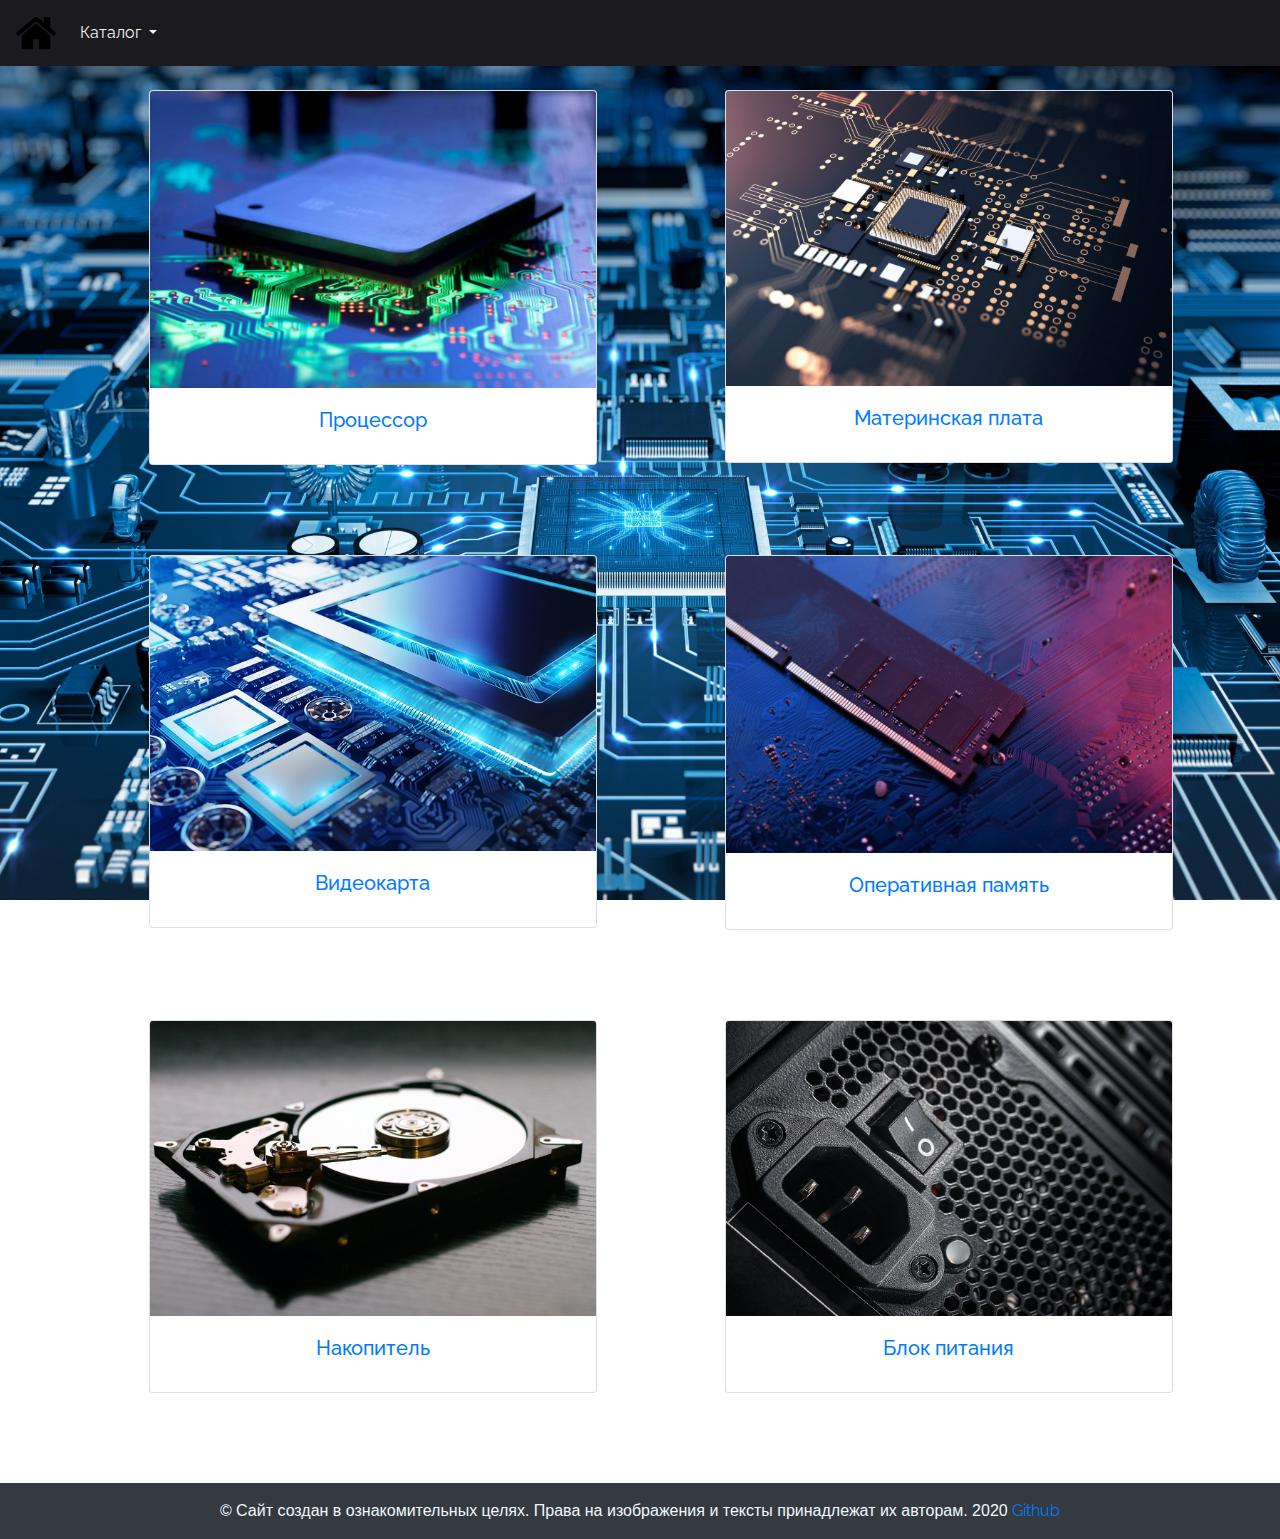
<file: index.html>
<!doctype html>
<HTML>
  <head>
    <title>Компьютерные комплектующие</title>
    <meta charset="UTF-8">
    <meta name="viewport" content="width=device-width, initial-scale=1">
    <link rel="shortcut icon" href="./images/icons/computer.ico" type="image/x-icon">

    <!-- Bootstrap -->
    <link rel="stylesheet" href="https://maxcdn.bootstrapcdn.com/bootstrap/4.0.0/css/bootstrap.min.css"
    integrity="sha384-Gn5384xqQ1aoWXA+058RXPxPg6fy4IWvTNh0E263XmFcJlSAwiGgFAW/dAiS6JXm" crossorigin="anonymous">

    <!-- Fonts -->
    <link href="https://fonts.googleapis.com/css2?family=Raleway:ital@0;1&display=swap" rel="stylesheet">

    <link rel="stylesheet" type="text/css" href="css/style.css">
  </head>
  <body>

      <!-- Navbar -->
      <nav class="navbar navbar-expand-lg fixed-top">
        <a class="navbar-brand" data-value="top" href="#">
          <img src="./images/icons/home_page.ico" width="40px" height="40px" alt="Главная">
        </a>
        <button class="navbar-toggler" type="button" data-toggle="collapse" data-target="#navbarSupportedContent"
        aria-controls="navbarSupportedContent" aria-expanded="false" aria-label="Toggle navigation">
          <span class="navbar-toggler-icon"></span>
        </button>
        <div class="collapse navbar-collapse " id="navbarSupportedContent">
          <ul class="navbar-nav mr-auto">
            <li class="nav-item dropdown">
              <a class="nav-link dropdown-toggle" href="#" id="navbarDropdownMenuLink"
              data-toggle="dropdown" aria-haspopup="true" aria-expanded="false">
                Каталог
              </a>
              <div class="dropdown-menu" aria-labelledby="navbarDropdownMenuLink">
                <a class="dropdown-item" href="processor.html">Процессор</a>
                <a class="dropdown-item" href="motherboard.html">Материнская плата</a>
                <a class="dropdown-item" href="video_card.html">Видеокарта</a>
                <a class="dropdown-item" href="ram.html">Оперативная память</a>
                <a class="dropdown-item" href="storage.html">Накопитель</a>
                <a class="dropdown-item" href="power_supply.html">Блок питания</a>
              </div>
            </li>
            </li>
          </ul>
        </div>
      </nav>

    <!-- Hardware cards -->
      <header class="hardware" style="background-image: url('./images/background_main.jpg')">
        <a class="shift-correction" id="hardware"></a>

        <div class="row">
          <div class="col-sm">
            <div class="card">
              <a href="processor.html"><img class="card-img-top" src="images/CPU_card.webp" alt="CPU image"></a>
              <div class="card-body">
                <a href="processor.html"><h5 class="card-title">Процессор</h5></a>
              </div>
            </div>
          </div>

          <div class="col-sm">
            <div class="card">
              <a href="motherboard.html"><img class="card-img-top" src="images/motherboard_card.jpg" alt="Motherboard image"></a>
              <div class="card-body">
                <a href="motherboard.html"><h5 class="card-title">Материнская плата</h5></a>
              </div>
            </div>
          </div>
        </div>

        <div class="row">
          <div class="col-sm">
            <div class="card">
              <a href="video_card.html"><img class="card-img-top" src="images/gpu_card.jpg" alt="GPU image"></a>
              <div class="card-body">
                <a href="video_card.html"><h5 class="card-title">Видеокарта</h5></a>
              </div>
            </div>
          </div>

          <div class="col-sm">
            <div class="card">
              <a href="ram.html"><img class="card-img-top" src="images/ram_card.jpg" alt="RAM image"></a>
              <div class="card-body">
                <a href="ram.html"><h5 class="card-title">Оперативная память</h5></a>
              </div>
            </div>
          </div>
        </div>

        <div class="row">
          <div class="col-sm">
            <div class="card">
              <a href="storage.html"><img class="card-img-top" src="images/hdd_card.jpg" alt="HDD image"></a>
              <div class="card-body">
                <a href="storage.html"><h5 class="card-title">Накопитель</h5></a>
              </div>
            </div>
          </div>

          <div class="col-sm">
            <div class="card">
              <a href="power_supply.html"><img class="card-img-top"
                src="images/power_supply_card.jpg" alt="Power supply image"></a>
              <div class="card-body">
                <a href="power_supply.html"><h5 class="card-title">Блок питания</h5></a>
              </div>
            </div>
          </div>
        </div>

        <div class="buff"></div>
      </header>

    <footer class="page-footer font-small bg-dark" id="sitefooter">
      <div class="footer-copyright text-center py-3" style="color: aliceblue;">© Сайт создан в ознакомительных целях.
        Права на изображения и тексты принадлежат их авторам. 2020
        <a href="https://github.com/daweedchb/front-courser/tree/gh-pages"> Github</a>
      </div>
    </footer>


    <a href="#" class="scrollup">Наверх</a>

    <script src="https://code.jquery.com/jquery-3.3.1.slim.min.js" integrity="sha384-q8i/X+965DzO0rT7abK41JStQIAqVgRVzpbzo5smXKp4YfRvH+8abtTE1Pi6jizo" crossorigin="anonymous"></script>
    <script src="https://cdnjs.cloudflare.com/ajax/libs/popper.js/1.14.7/umd/popper.min.js" integrity="sha384-UO2eT0CpHqdSJQ6hJty5KVphtPhzWj9WO1clHTMGa3JDZwrnQq4sF86dIHNDz0W1" crossorigin="anonymous"></script>
    <script src="https://stackpath.bootstrapcdn.com/bootstrap/4.3.1/js/bootstrap.min.js" integrity="sha384-JjSmVgyd0p3pXB1rRibZUAYoIIy6OrQ6VrjIEaFf/nJGzIxFDsf4x0xIM+B07jRM" crossorigin="anonymous"></script>
    <script src="https://widget.rss.app/v1/carousel.js" type="text/javascript" async></script>
    <script src="https://ajax.googleapis.com/ajax/libs/jquery/1.7.1/jquery.min.js"></script>
    <script src='js/script.js' type="text/javascript"></script>
    <script src='js/scrollup_script.js' type="text/javascript"></script>
    <script src='js/scroll.js' type="text/javascript"></script>
  </body>
</HTML>
</file>
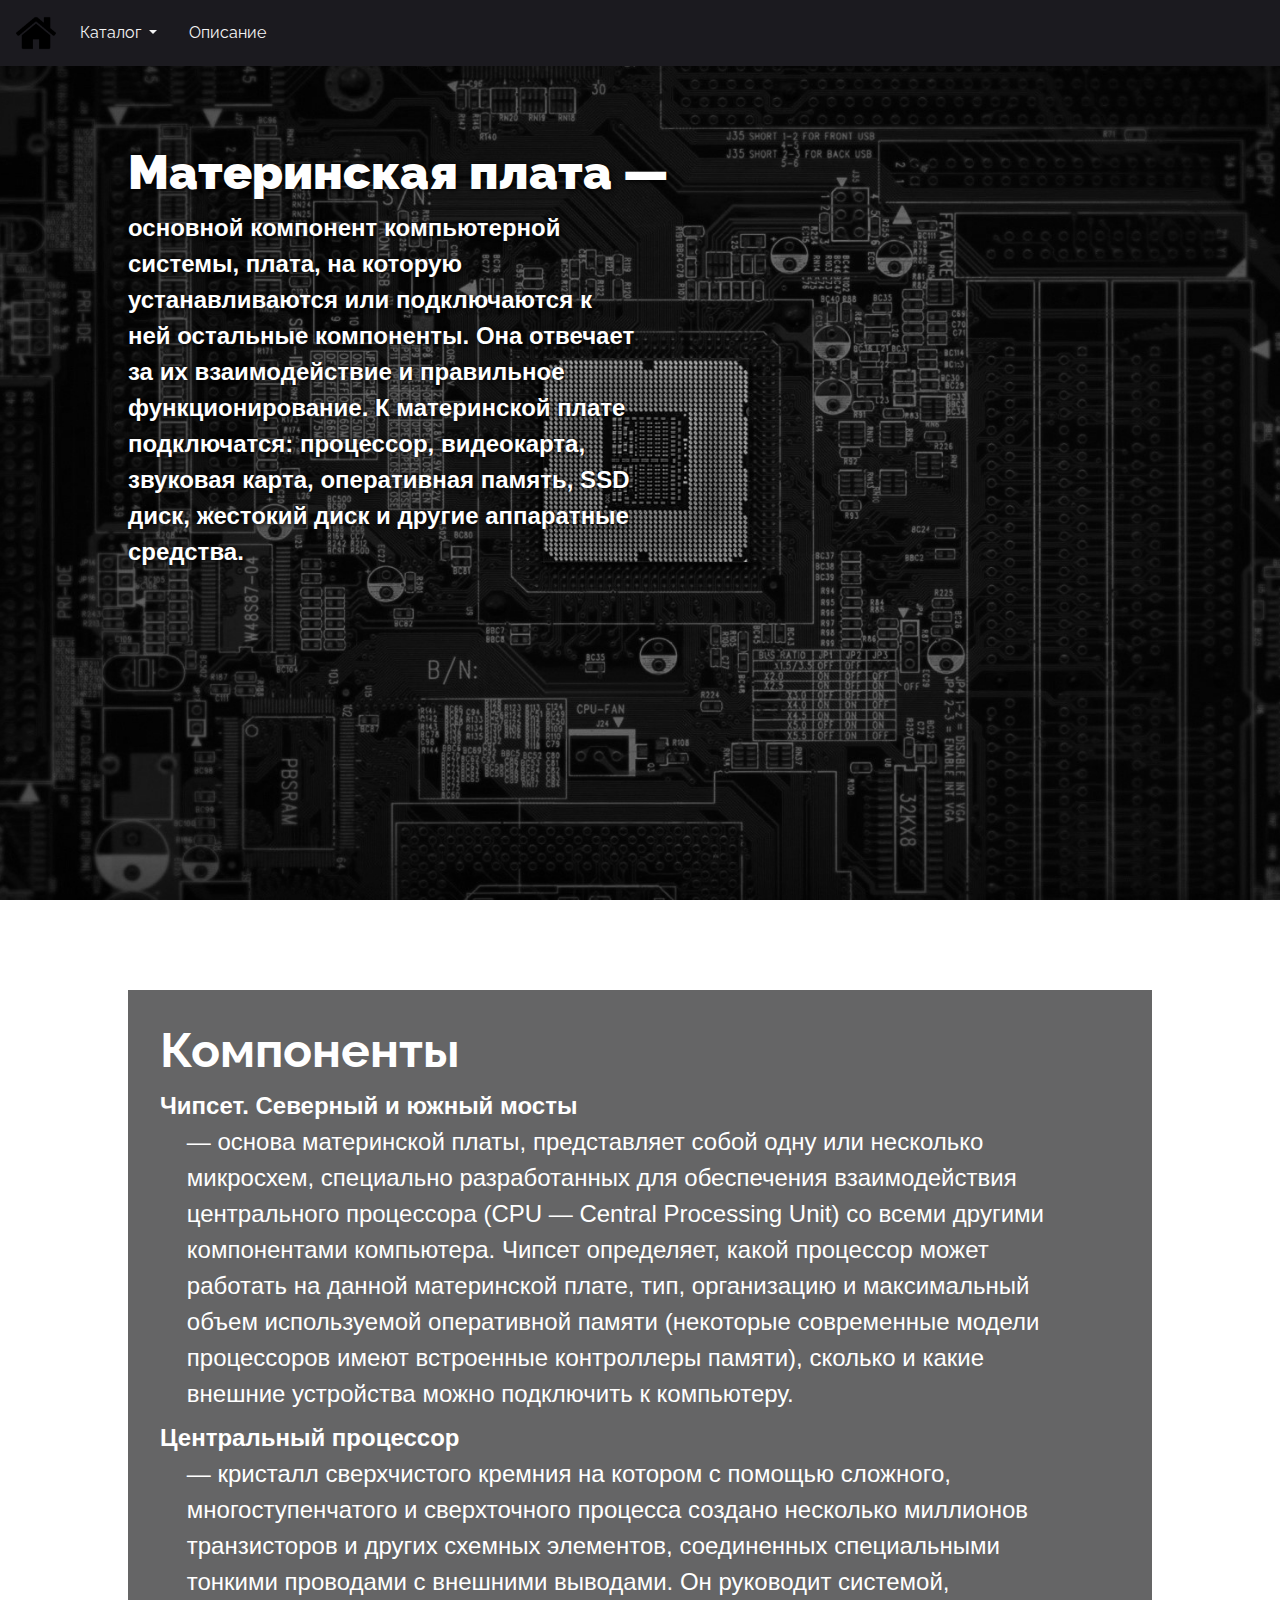
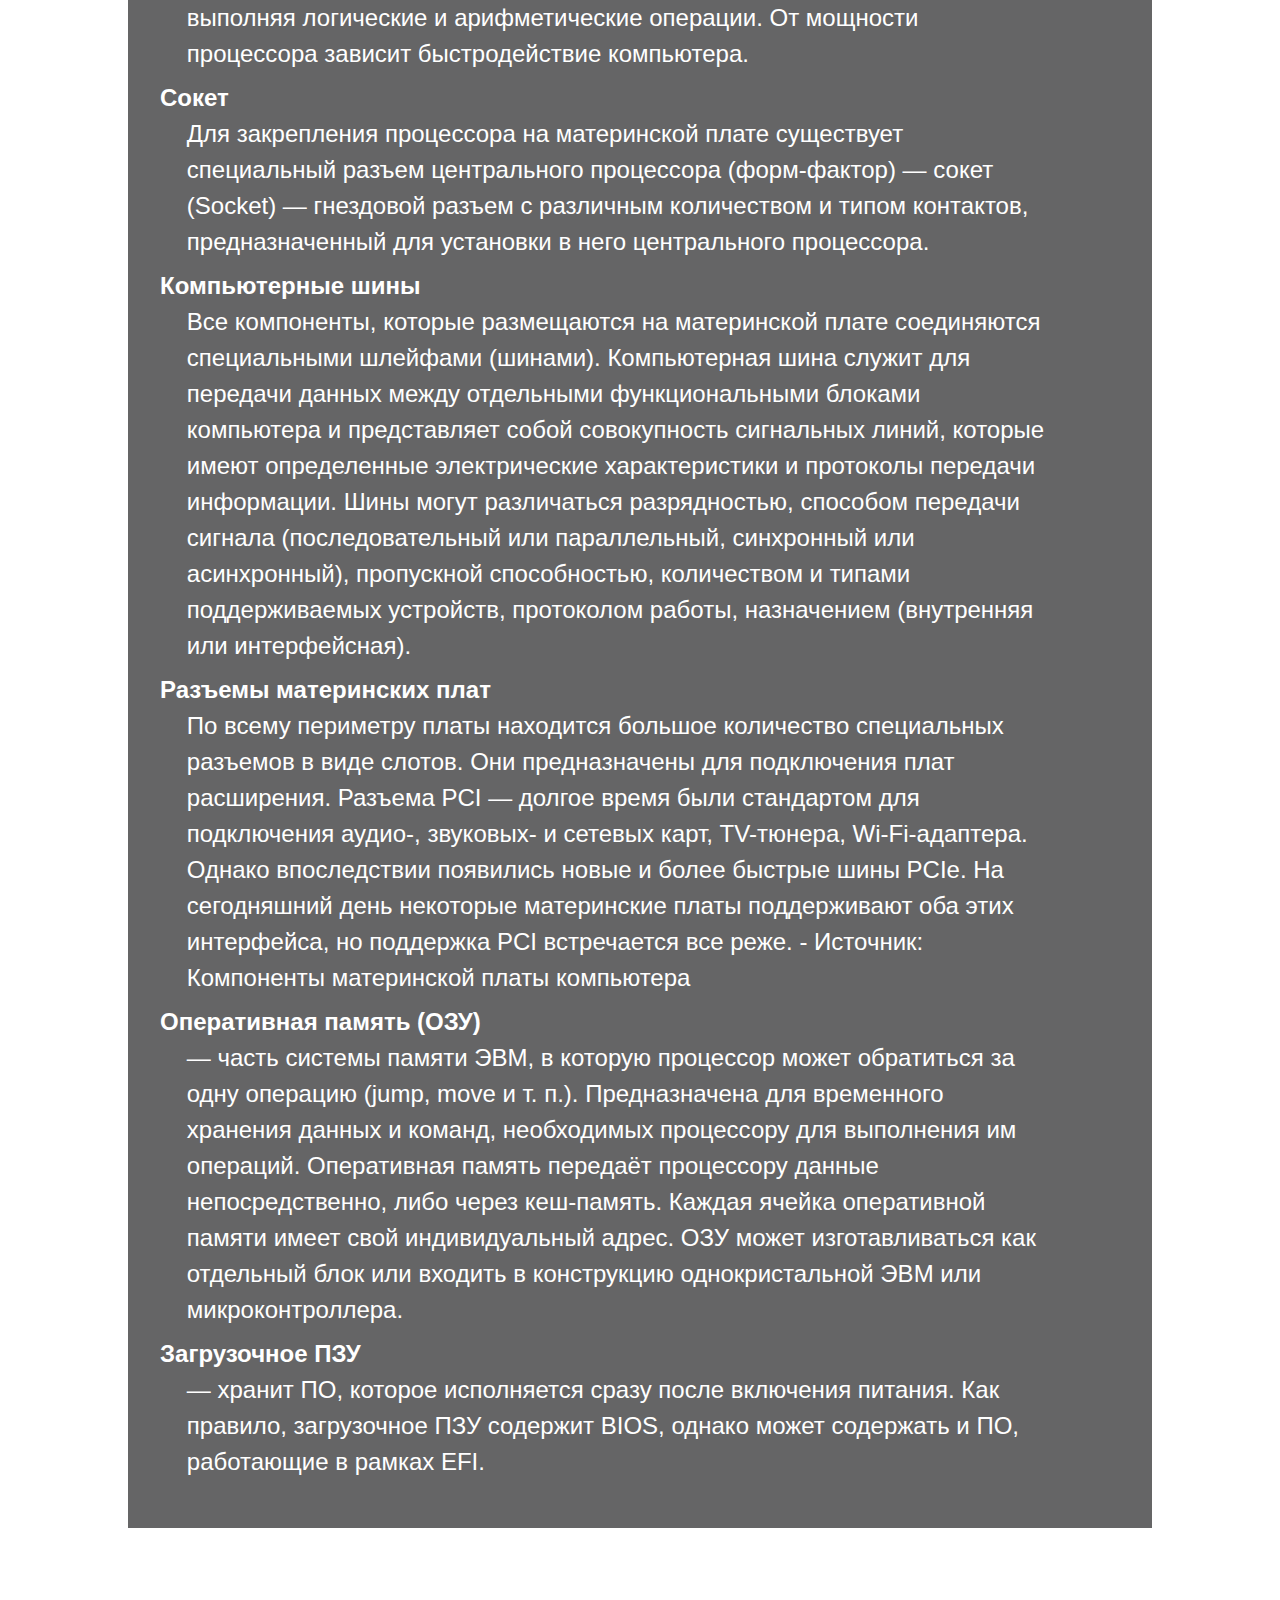
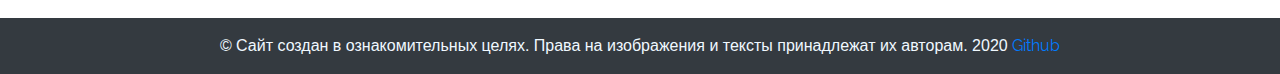
<file: motherboard.html>
<!doctype html>
<HTML>
    <head>
        <meta charset="UTF-8">
        <title>Материнская плата</title>

        <meta name="viewport" content="width=device-width, initial-scale=1">
        <link rel="shortcut icon" href="./images/icons/motherboard.ico" type="image/x-icon">

        <!-- Bootstrap -->
        <link rel="stylesheet" href="https://maxcdn.bootstrapcdn.com/bootstrap/4.0.0/css/bootstrap.min.css"
        integrity="sha384-Gn5384xqQ1aoWXA+058RXPxPg6fy4IWvTNh0E263XmFcJlSAwiGgFAW/dAiS6JXm" crossorigin="anonymous">

        <!-- Fonts -->
        <link href="https://fonts.googleapis.com/css2?family=Raleway:ital@0;1&display=swap" rel="stylesheet">

        <link rel="stylesheet" type="text/css" href="css/style.css">
    </head>
    <body>

        <!-- Navbar -->
        <nav class="navbar navbar-expand-lg fixed-top ">
            <a class="navbar-brand" href="index.html">

                <img src="./images/icons/home_page.ico" width="40px" height="40px" alt="Главная">
            </a>
            <button class="navbar-toggler" type="button" data-toggle="collapse" data-target="#navbarSupportedContent" aria-controls="navbarSupportedContent" aria-expanded="false" aria-label="Toggle navigation">
                <span class="navbar-toggler-icon"></span>
            </button>
            <div class="collapse navbar-collapse " id="navbarSupportedContent">
                <ul class="navbar-nav mr-auto">
                    <li class="nav-item dropdown">
                        <a class="nav-link dropdown-toggle" href="#" id="navbarDropdownMenuLink" data-toggle="dropdown" aria-haspopup="true" aria-expanded="false">
                            Каталог
                        </a>
                            <div class="dropdown-menu" aria-labelledby="navbarDropdownMenuLink">
                            <a class="dropdown-item" href="processor.html">Процессор</a>
                            <a class="dropdown-item" data-value="top" href="#">Материнская плата</a>
                            <a class="dropdown-item" href="video_card.html">Видеокарта</a>
                            <a class="dropdown-item" href="ram.html">Оперативная память</a>
                            <a class="dropdown-item" href="storage.html">Накопитель</a>
                            <a class="dropdown-item" href="power_supply.html">Блок питания</a>
                        </div>
                    </li>
                    <li class="nav-item">
                        <a class="nav-link" data-value="about" href="#">Описание</a>
                    </li>
                </ul>

            </div>
        </nav>

        <!-- Main text -->
        <header class="about" style="background-image: url('./images/headerback_motherboard.jpg')">
            <a class="shift-correction" id="top"></a>
                <div class="description text-left">
                    <h1><font color="#fff", size="20px"><b>Материнская плата — </b></font></h1>
                    <p>основной компонент компьютерной системы,
                    плата, на которую устанавливаются или подключаются к ней остальные компоненты.
                    Она отвечает за их взаимодействие и правильное функционирование.
                    К материнской плате подключатся: процессор, видеокарта, звуковая карта, оперативная память, SSD диск, жестокий диск и другие аппаратные средства.</p>
                </div>
        </header>

        <!-- Main content -->
        <header class="about" style="background-image: url('./images/background_motherboard.jpg');">
            <a class="shift-correction" id="about"></a>
            <div class="buff"></div>
            <div class="description-about" style="background-color:  #424244d0;">
                <h1><font size="20px">Компоненты</font></h1>
                <dl class="dl-horizontal">
                    <dt>Чипсет. Северный и южный мосты</dt>
                    <dd>— основа материнской платы, представляет собой одну или несколько микросхем, специально
                        разработанных для обеспечения взаимодействия центрального процессора (CPU — Central Processing Unit)
                        со всеми другими компонентами компьютера. Чипсет определяет, какой процессор может работать на данной
                        материнской плате, тип, организацию и максимальный объем используемой оперативной памяти
                        (некоторые современные модели процессоров имеют встроенные контроллеры памяти), сколько и какие
                        внешние устройства можно подключить к компьютеру.
                    </dd>

                    <dt>Центральный процессор</dt>
                    <dd>— кристалл сверхчистого кремния на котором с помощью сложного, многоступенчатого и сверхточного
                        процесса создано несколько миллионов транзисторов и других схемных элементов, соединенных
                        специальными тонкими проводами с внешними выводами. Он руководит системой, выполняя логические
                        и арифметические операции. От мощности процессора зависит быстродействие компьютера.
                    </dd>

                    <dt>Сокет</dt>
                    <dd>Для закрепления процессора на материнской плате существует специальный разъем центрального
                        процессора (форм-фактор) — сокет (Socket) — гнездовой разъем с различным количеством и типом
                        контактов, предназначенный для установки в него центрального процессора.
                    </dd>

                    <dt>Компьютерные шины</dt>
                    <dd>Все компоненты, которые размещаются на материнской плате соединяются специальными шлейфами (шинами).
                        Компьютерная шина служит для передачи данных между отдельными функциональными блоками компьютера и
                        представляет собой совокупность сигнальных линий, которые имеют определенные электрические характеристики
                        и протоколы передачи информации. Шины могут различаться разрядностью, способом передачи сигнала
                        (последовательный или параллельный, синхронный или асинхронный), пропускной способностью,
                        количеством и типами поддерживаемых устройств, протоколом работы, назначением
                        (внутренняя или интерфейсная).
                    </dd>

                    <dt>Разъемы материнских плат</dt>
                    <dd>По всему периметру платы находится большое количество специальных разъемов в виде слотов. Они
                        предназначены для подключения плат расширения. Разъема PCI — долгое время были стандартом для
                        подключения аудио-, звуковых- и сетевых карт, TV-тюнера, Wi-Fi-адаптера. Однако впоследствии
                        появились новые и более быстрые шины PCIе. На сегодняшний день некоторые материнские платы
                        поддерживают оба этих интерфейса, но поддержка PCI встречается все реже. - Источник: Компоненты
                        материнской платы компьютера
                    </dd>

                    <dt>Оперативная память (ОЗУ)</dt>
                    <dd>— часть системы памяти ЭВМ, в которую процессор может обратиться за одну операцию (jump, move и т. п.).
                        Предназначена для временного хранения данных и команд, необходимых процессору для выполнения им операций.
                        Оперативная память передаёт процессору данные непосредственно, либо через кеш-память.
                        Каждая ячейка оперативной памяти имеет свой индивидуальный адрес.
                        ОЗУ может изготавливаться как отдельный блок или входить в конструкцию однокристальной ЭВМ или микроконтроллера.
                    </dd>

                    <dt>Загрузочное ПЗУ</dt>
                    <dd>— хранит ПО, которое исполняется сразу после включения питания.
                        Как правило, загрузочное ПЗУ содержит BIOS, однако может содержать и ПО, работающие в рамках EFI.
                    </dd>
                </dl>
            </div>
            <div class="buff"></div>
        </header>

        <footer class="page-footer font-small bg-dark" id="sitefooter">
          <div class="footer-copyright text-center py-3" style="color: aliceblue;">© Сайт создан в ознакомительных целях.
            Права на изображения и тексты принадлежат их авторам. 2020
            <a href="https://github.com/daweedchb/front-courser/tree/gh-pages"> Github</a>
          </div>
        </footer>

        <a href="#" class="scrollup">Наверх</a>

        <script src="https://code.jquery.com/jquery-3.3.1.slim.min.js" integrity="sha384-q8i/X+965DzO0rT7abK41JStQIAqVgRVzpbzo5smXKp4YfRvH+8abtTE1Pi6jizo" crossorigin="anonymous"></script>
        <script src="https://cdnjs.cloudflare.com/ajax/libs/popper.js/1.14.7/umd/popper.min.js" integrity="sha384-UO2eT0CpHqdSJQ6hJty5KVphtPhzWj9WO1clHTMGa3JDZwrnQq4sF86dIHNDz0W1" crossorigin="anonymous"></script>
        <script src="https://stackpath.bootstrapcdn.com/bootstrap/4.3.1/js/bootstrap.min.js" integrity="sha384-JjSmVgyd0p3pXB1rRibZUAYoIIy6OrQ6VrjIEaFf/nJGzIxFDsf4x0xIM+B07jRM" crossorigin="anonymous"></script>
        <script src="https://widget.rss.app/v1/carousel.js" type="text/javascript" async></script>
        <script src="https://ajax.googleapis.com/ajax/libs/jquery/1.7.1/jquery.min.js"></script>
        <script src='js/script.js' type="text/javascript"></script>
        <script src='js/scrollup_script.js' type="text/javascript"></script>
        <script src='js/scroll.js' type="text/javascript"></script>
    </body>
</HTML>
</file>
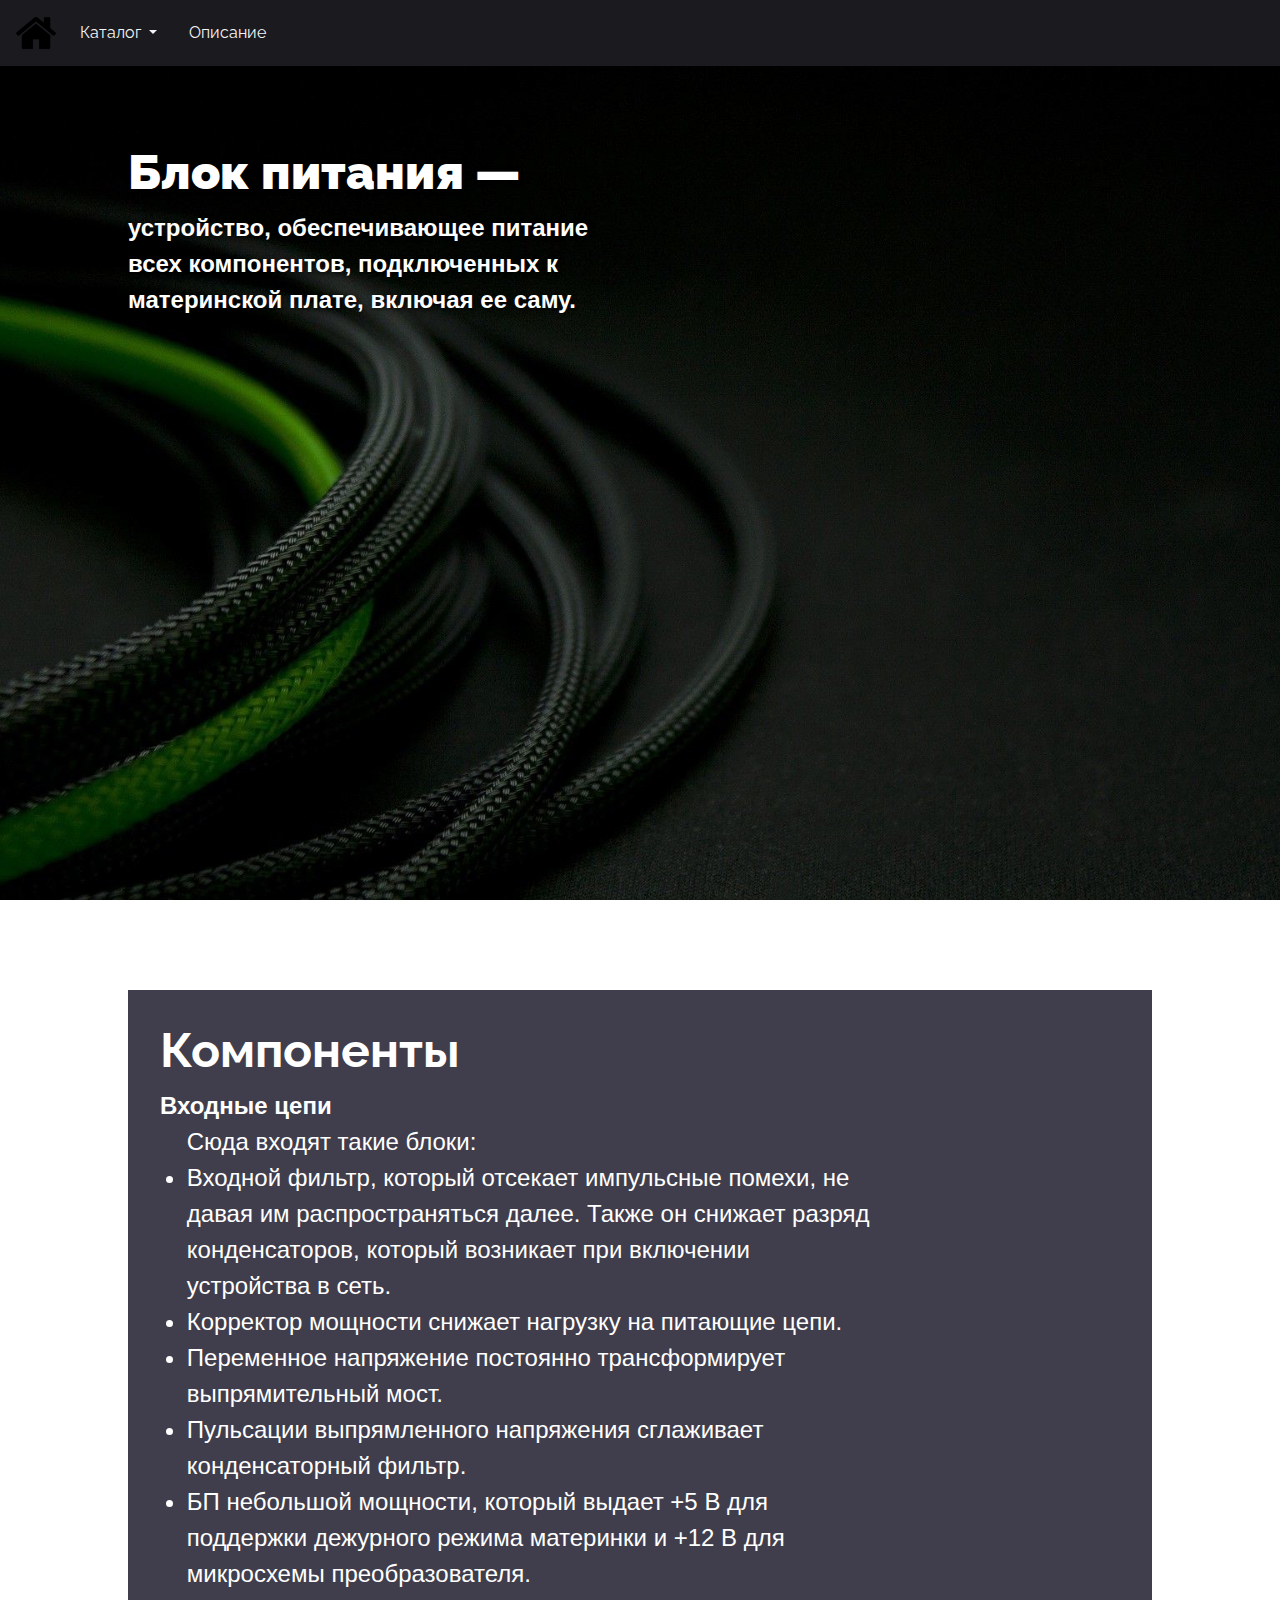
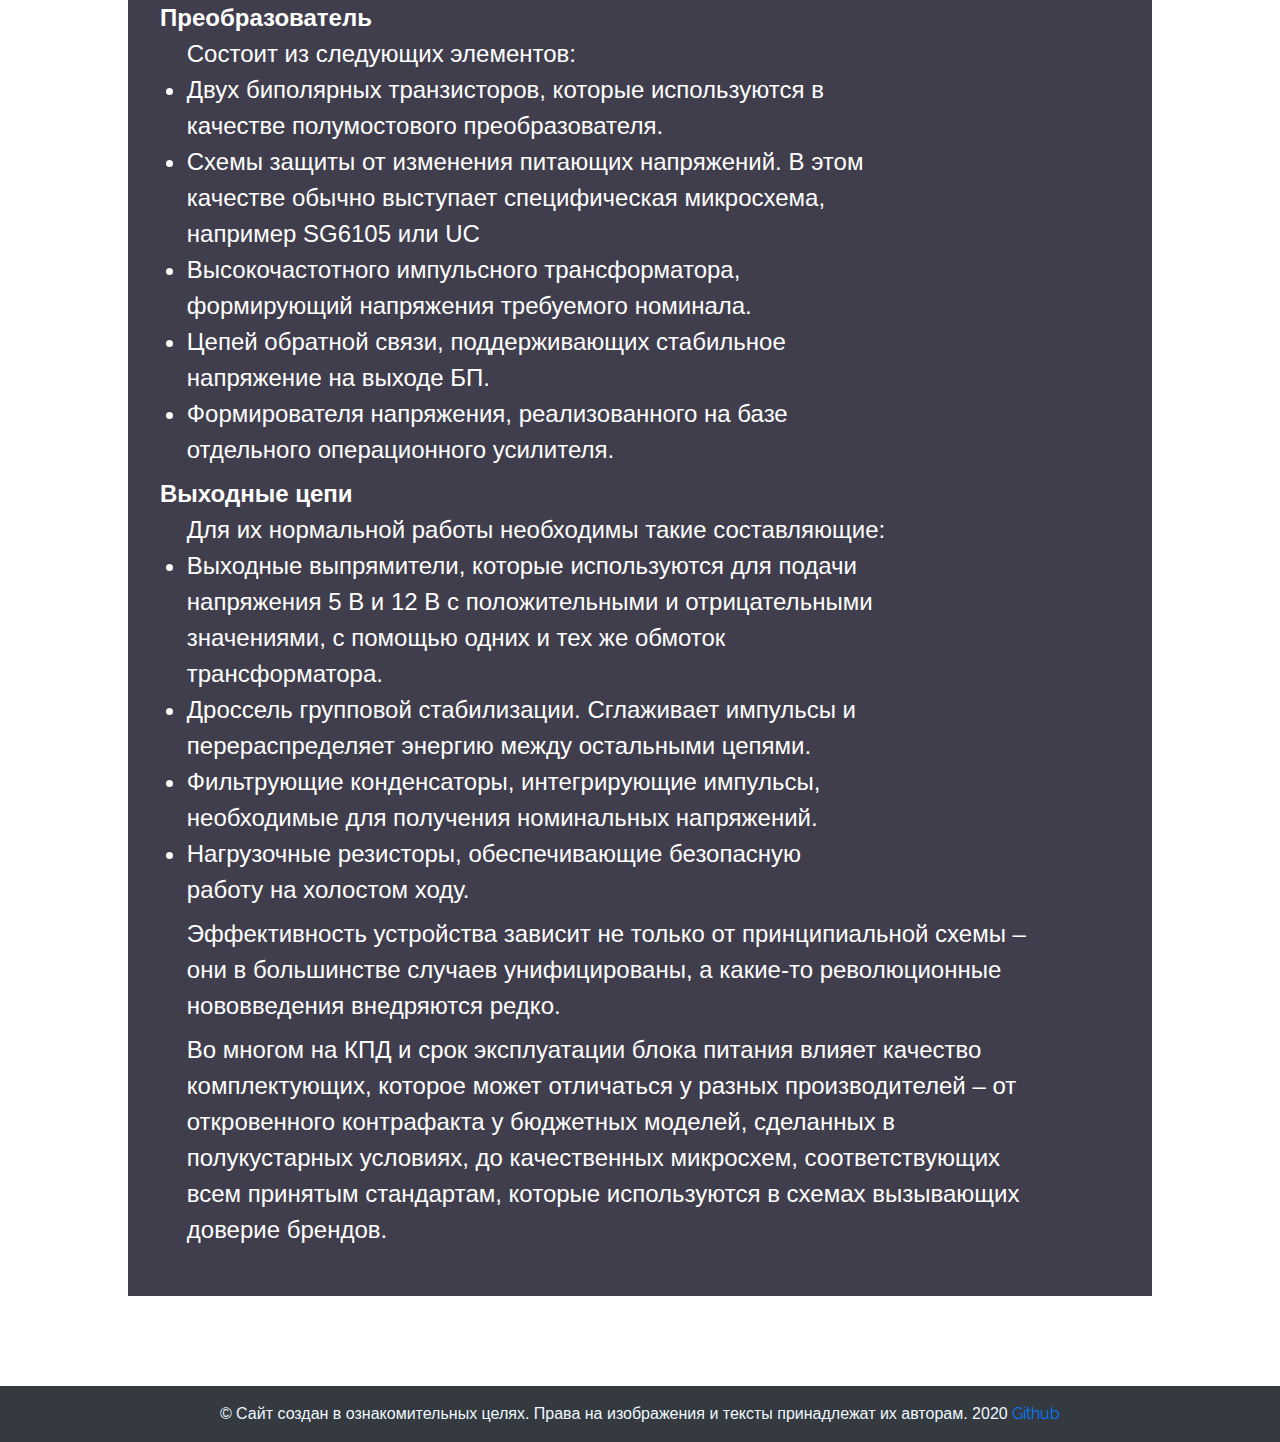
<file: power_supply.html>
<!doctype html>
<HTML>
    <head>
        <meta charset="UTF-8">
        <title>Блок питания</title>

        <meta name="viewport" content="width=device-width, initial-scale=1">
        <link rel="shortcut icon" href="./images/icons/power_supply.ico" type="image/x-icon">

        <!-- Bootstrap -->
        <link rel="stylesheet" href="https://maxcdn.bootstrapcdn.com/bootstrap/4.0.0/css/bootstrap.min.css"
        integrity="sha384-Gn5384xqQ1aoWXA+058RXPxPg6fy4IWvTNh0E263XmFcJlSAwiGgFAW/dAiS6JXm" crossorigin="anonymous">

        <!-- Fonts -->
        <link href="https://fonts.googleapis.com/css2?family=Raleway:ital@0;1&display=swap" rel="stylesheet">

        <link rel="stylesheet" type="text/css" href="css/style.css">
    </head>
    <body>

        <!-- Navbar -->
        <nav class="navbar navbar-expand-lg fixed-top ">
            <a class="navbar-brand" href="index.html">
                <img src="./images/icons/home_page.ico" width="40px" height="40px" alt="Главная">
            </a>
            <button class="navbar-toggler" type="button" data-toggle="collapse" data-target="#navbarSupportedContent" aria-controls="navbarSupportedContent" aria-expanded="false" aria-label="Toggle navigation">
                <span class="navbar-toggler-icon"></span>
            </button>
            <div class="collapse navbar-collapse " id="navbarSupportedContent">
                <ul class="navbar-nav mr-auto">
                    <li class="nav-item dropdown">
                        <a class="nav-link dropdown-toggle" href="#" id="navbarDropdownMenuLink" data-toggle="dropdown" aria-haspopup="true" aria-expanded="false">
                            Каталог
                        </a>
                            <div class="dropdown-menu" aria-labelledby="navbarDropdownMenuLink">
                            <a class="dropdown-item" href="processor.html">Процессор</a>
                            <a class="dropdown-item" href="motherboard.html">Материнская плата</a>
                            <a class="dropdown-item" href="video_card.html">Видеокарта</a>
                            <a class="dropdown-item" href="ram.html">Оперативная память</a>
                            <a class="dropdown-item" href="storage.html">Накопитель</a>
                            <a class="dropdown-item" data-value="top" href="#">Блок питания</a>
                        </div>
                    </li>
                    <li class="nav-item">
                        <a class="nav-link" data-value="about" href="#">Описание</a>
                    </li>
                </ul>

            </div>
        </nav>

        <!-- Main text -->
        <header class="about" style="background-image: url('./images/headerback_power_supply.jpg')">
            <a class="shift-correction" id="top"></a>
                <div class="description text-left">
                    <h1><font color="#fff", size="20px"><b>Блок питания — </b></font></h1>
                    <p>устройство, обеспечивающее питание всех компонентов, подключенных к материнской плате, включая ее саму.</p>
                </div>
        </header>

        <!-- Main conten -->
        <header class="about" style="background-image: url('./images/background_power_supply.jpg');">
            <a class="shift-correction" id="about"></a>
            <div class="buff"></div>
            <div class="description-about">
                <h1><font size="20px">Компоненты</font></h1>
                <dl class="dl-horizontal">
                    <dt>Входные цепи</dt>
                    <dd>Сюда входят такие блоки:
                        <li>Входной фильтр, который отсекает импульсные помехи, не давая им распространяться далее.
                            Также он снижает разряд конденсаторов, который возникает при включении устройства в сеть.</li>
                        <li>Корректор мощности снижает нагрузку на питающие цепи.</li>
                        <li>Переменное напряжение постоянно трансформирует выпрямительный мост.</li>
                        <li>Пульсации выпрямленного напряжения сглаживает конденсаторный фильтр.</li>
                        <li>БП небольшой мощности, который выдает +5 В для поддержки дежурного режима материнки и +12
                            В для микросхемы преобразователя.</li>
                    </dd>

                    <dt>Преобразователь</dt>
                    <dd>Состоит из следующих элементов:
                        <li>Двух биполярных транзисторов, которые используются в качестве полумостового преобразователя.</li>
                        <li>Схемы защиты от изменения питающих напряжений. В этом качестве обычно выступает специфическая
                            микросхема, например SG6105 или UC</li>
                        <li>Высокочастотного импульсного трансформатора, формирующий напряжения требуемого номинала.</li>
                        <li>Цепей обратной связи, поддерживающих стабильное напряжение на выходе БП.</li>
                        <li>Формирователя напряжения, реализованного на базе отдельного операционного усилителя.</li>
                    </dd>

                    <dt>Выходные цепи</dt>
                    <dd>Для их нормальной работы необходимы такие составляющие:
                        <li>Выходные выпрямители, которые используются для подачи напряжения 5 В и 12 В с
                            положительными и отрицательными значениями, с помощью одних и тех же обмоток трансформатора.</li>
                        <li>Дроссель групповой стабилизации. Сглаживает импульсы и перераспределяет энергию между остальными цепями.</li>
                        <li>Фильтрующие конденсаторы, интегрирующие импульсы, необходимые для получения номинальных напряжений.</li>
                        <li>Нагрузочные резисторы, обеспечивающие безопасную работу на холостом ходу.</li>
                    </dd>

                    <dd>
                        Эффективность устройства зависит не только от принципиальной схемы – они в большинстве
                        случаев унифицированы, а какие-то революционные нововведения внедряются редко.
                    </dd>

                    <dd>
                        Во многом на КПД и срок эксплуатации блока питания влияет качество комплектующих,
                        которое может отличаться у разных производителей – от откровенного контрафакта у бюджетных
                        моделей, сделанных в полукустарных условиях, до качественных микросхем, соответствующих всем
                        принятым стандартам, которые используются в схемах вызывающих доверие брендов.
                    </dd>
                </dl>
            </div>
            <div class="buff"></div>
        </header>

        <footer class="page-footer font-small bg-dark" id="sitefooter">
          <div class="footer-copyright text-center py-3" style="color: aliceblue;">© Сайт создан в ознакомительных целях.
            Права на изображения и тексты принадлежат их авторам. 2020
            <a href="https://github.com/daweedchb/front-courser/tree/gh-pages"> Github</a>
          </div>
        </footer>

        <a href="#" class="scrollup">Наверх</a>

        <script src="https://code.jquery.com/jquery-3.3.1.slim.min.js" integrity="sha384-q8i/X+965DzO0rT7abK41JStQIAqVgRVzpbzo5smXKp4YfRvH+8abtTE1Pi6jizo" crossorigin="anonymous"></script>
        <script src="https://cdnjs.cloudflare.com/ajax/libs/popper.js/1.14.7/umd/popper.min.js" integrity="sha384-UO2eT0CpHqdSJQ6hJty5KVphtPhzWj9WO1clHTMGa3JDZwrnQq4sF86dIHNDz0W1" crossorigin="anonymous"></script>
        <script src="https://stackpath.bootstrapcdn.com/bootstrap/4.3.1/js/bootstrap.min.js" integrity="sha384-JjSmVgyd0p3pXB1rRibZUAYoIIy6OrQ6VrjIEaFf/nJGzIxFDsf4x0xIM+B07jRM" crossorigin="anonymous"></script>
        <script src="https://widget.rss.app/v1/carousel.js" type="text/javascript" async></script>
        <script src="https://ajax.googleapis.com/ajax/libs/jquery/1.7.1/jquery.min.js"></script>
        <script src='js/script.js' type="text/javascript"></script>
        <script src='js/scrollup_script.js' type="text/javascript"></script>
        <script src='js/scroll.js' type="text/javascript"></script>
</HTML>
</file>
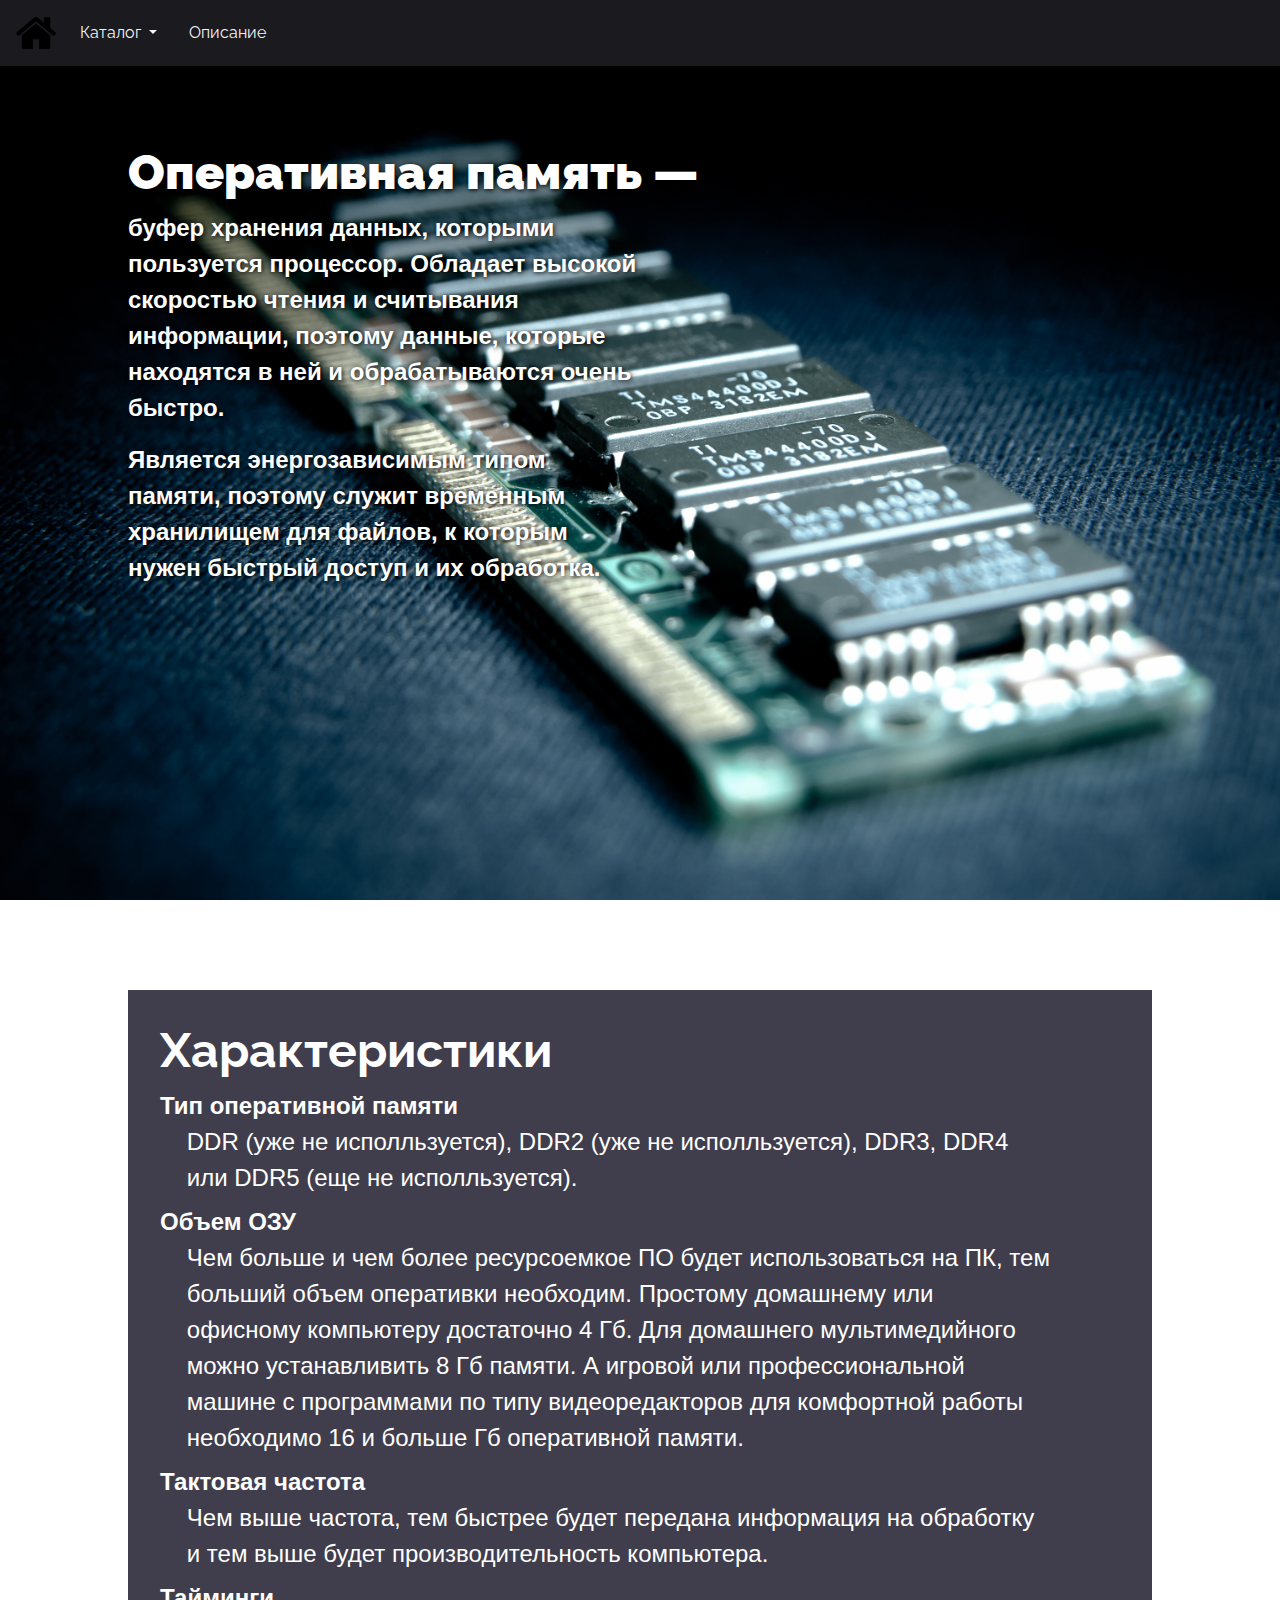
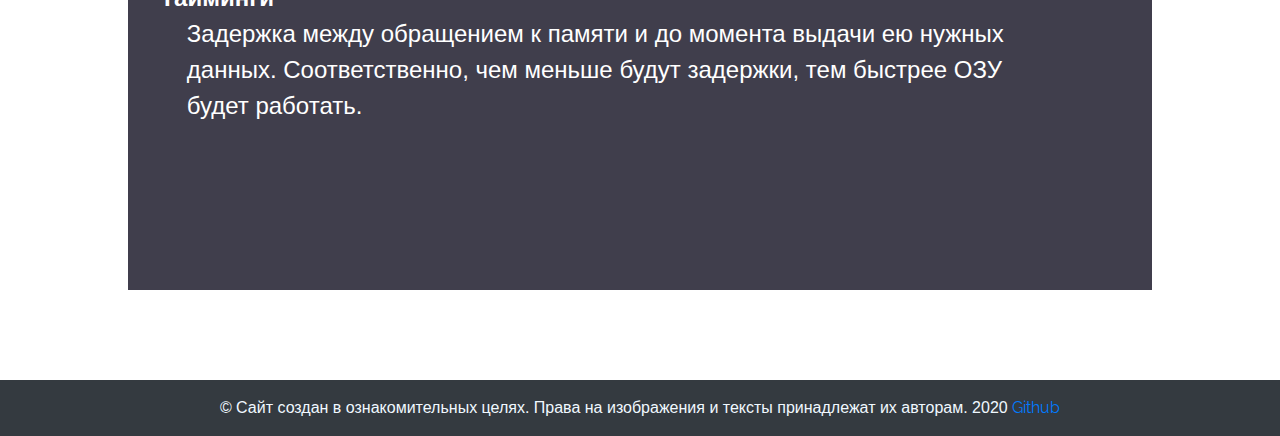
<file: ram.html>
<!doctype html>
<HTML>
    <head>
        <meta charset="UTF-8">
        <title>Оперативная память</title>

        <meta name="viewport" content="width=device-width, initial-scale=1">
        <link rel="shortcut icon" href="./images/icons/ram.ico" type="image/x-icon">

        <!-- Bootstrap -->
        <link rel="stylesheet" href="https://maxcdn.bootstrapcdn.com/bootstrap/4.0.0/css/bootstrap.min.css"
        integrity="sha384-Gn5384xqQ1aoWXA+058RXPxPg6fy4IWvTNh0E263XmFcJlSAwiGgFAW/dAiS6JXm" crossorigin="anonymous">

        <!-- Fonts -->
        <link href="https://fonts.googleapis.com/css2?family=Raleway:ital@0;1&display=swap" rel="stylesheet">

        <link rel="stylesheet" type="text/css" href="css/style.css">
    </head>
    <body>

        <!-- Navbar -->
        <nav class="navbar navbar-expand-lg fixed-top ">
            <a class="navbar-brand" href="index.html">
                <img src="./images/icons/home_page.ico" width="40px" height="40px" alt="Главная">
            </a>
            <button class="navbar-toggler" type="button" data-toggle="collapse" data-target="#navbarSupportedContent" aria-controls="navbarSupportedContent" aria-expanded="false" aria-label="Toggle navigation">
                <span class="navbar-toggler-icon"></span>
            </button>
            <div class="collapse navbar-collapse " id="navbarSupportedContent">
                <ul class="navbar-nav mr-auto">
                    <li class="nav-item dropdown">
                        <a class="nav-link dropdown-toggle" href="#" id="navbarDropdownMenuLink" data-toggle="dropdown" aria-haspopup="true" aria-expanded="false">
                            Каталог
                        </a>
                            <div class="dropdown-menu" aria-labelledby="navbarDropdownMenuLink">
                            <a class="dropdown-item" href="processor.html">Процессор</a>
                            <a class="dropdown-item" href="motherboard.html">Материнская плата</a>
                            <a class="dropdown-item" href="video_card.html">Видеокарта</a>
                            <a class="dropdown-item" data-value="top" href="#">Оперативная память</a>
                            <a class="dropdown-item" href="storage.html">Накопитель</a>
                            <a class="dropdown-item" href="power_supply.html">Блок питания</a>
                        </div>
                    </li>
                    <li class="nav-item">
                        <a class="nav-link" data-value="about" href="#">Описание</a>
                    </li>
                </ul>

            </div>
        </nav>

        <!-- Main text -->
        <header class="about" style="background-image: url('./images/headerback_ram.jpg')">
            <a class="shift-correction" id="top"></a>
                <div class="description text-left">
                    <h1><font color="#fff", size="20px"><b>Оперативная память — </b></font></h1>
                    <p>буфер хранения данных, которыми пользуется процессор.
                    Обладает высокой скоростью чтения и считывания информации, поэтому данные, которые находятся в ней и обрабатываются очень быстро.</p>
                    <p>Является энергозависимым типом памяти, поэтому служит временным хранилищем для файлов, к которым нужен быстрый доступ и их обработка.</p>
                </div>
        </header>

        <!-- Main content -->
        <header class="about" style="background-image: url('./images/background_ram.jpg');">
            <a class="shift-correction" id="about"></a>
            <div class="buff"></div>
            <div class="description-about">
                <h1><font size="20px">Характеристики</font></h1>
                <dl class="dl-horizontal">
                    <dt>Тип оперативной памяти</dt>
                    <dd>DDR (уже не исполльзуется), DDR2 (уже не исполльзуется), DDR3, DDR4 или DDR5 (еще не исполльзуется).
                    </dd>

                    <dt>Объем ОЗУ</dt>
                    <dd>Чем больше и чем более ресурсоемкое ПО будет использоваться на ПК, тем больший объем оперативки необходим.
                        Простому домашнему или офисному компьютеру достаточно 4 Гб.
                        Для домашнего мультимедийного можно устанавливить 8 Гб памяти.
                        А игровой или профессиональной машине с программами по типу видеоредакторов для комфортной работы необходимо 16 и больше Гб оперативной памяти.
                    </dd>

                    <dt>Тактовая частота</dt>
                    <dd>Чем выше частота, тем быстрее будет передана информация на обработку и тем выше будет производительность компьютера.
                    </dd>

                    <dt>Тайминги</dt>
                    <dd>Задержка между обращением к памяти и до момента выдачи ею нужных данных. Соответственно, чем меньше будут задержки, тем быстрее ОЗУ будет работать.
                    </dd>
                </dl>
            </div>
            <div class="buff"></div>
        </header>

        <footer class="page-footer font-small bg-dark" id="sitefooter">
          <div class="footer-copyright text-center py-3" style="color: aliceblue;">© Сайт создан в ознакомительных целях.
            Права на изображения и тексты принадлежат их авторам. 2020
            <a href="https://github.com/daweedchb/front-courser/tree/gh-pages"> Github</a>
          </div>
        </footer>

        <a href="#" class="scrollup">Наверх</a>

        <script src="https://code.jquery.com/jquery-3.3.1.slim.min.js" integrity="sha384-q8i/X+965DzO0rT7abK41JStQIAqVgRVzpbzo5smXKp4YfRvH+8abtTE1Pi6jizo" crossorigin="anonymous"></script>
        <script src="https://cdnjs.cloudflare.com/ajax/libs/popper.js/1.14.7/umd/popper.min.js" integrity="sha384-UO2eT0CpHqdSJQ6hJty5KVphtPhzWj9WO1clHTMGa3JDZwrnQq4sF86dIHNDz0W1" crossorigin="anonymous"></script>
        <script src="https://stackpath.bootstrapcdn.com/bootstrap/4.3.1/js/bootstrap.min.js" integrity="sha384-JjSmVgyd0p3pXB1rRibZUAYoIIy6OrQ6VrjIEaFf/nJGzIxFDsf4x0xIM+B07jRM" crossorigin="anonymous"></script>
        <script src="https://widget.rss.app/v1/carousel.js" type="text/javascript" async></script>
        <script src="https://ajax.googleapis.com/ajax/libs/jquery/1.7.1/jquery.min.js"></script>
        <script src='js/script.js' type="text/javascript"></script>
        <script src='js/scrollup_script.js' type="text/javascript"></script>
        <script src='js/scroll.js' type="text/javascript"></script>
    </body>
</HTML>
</file>
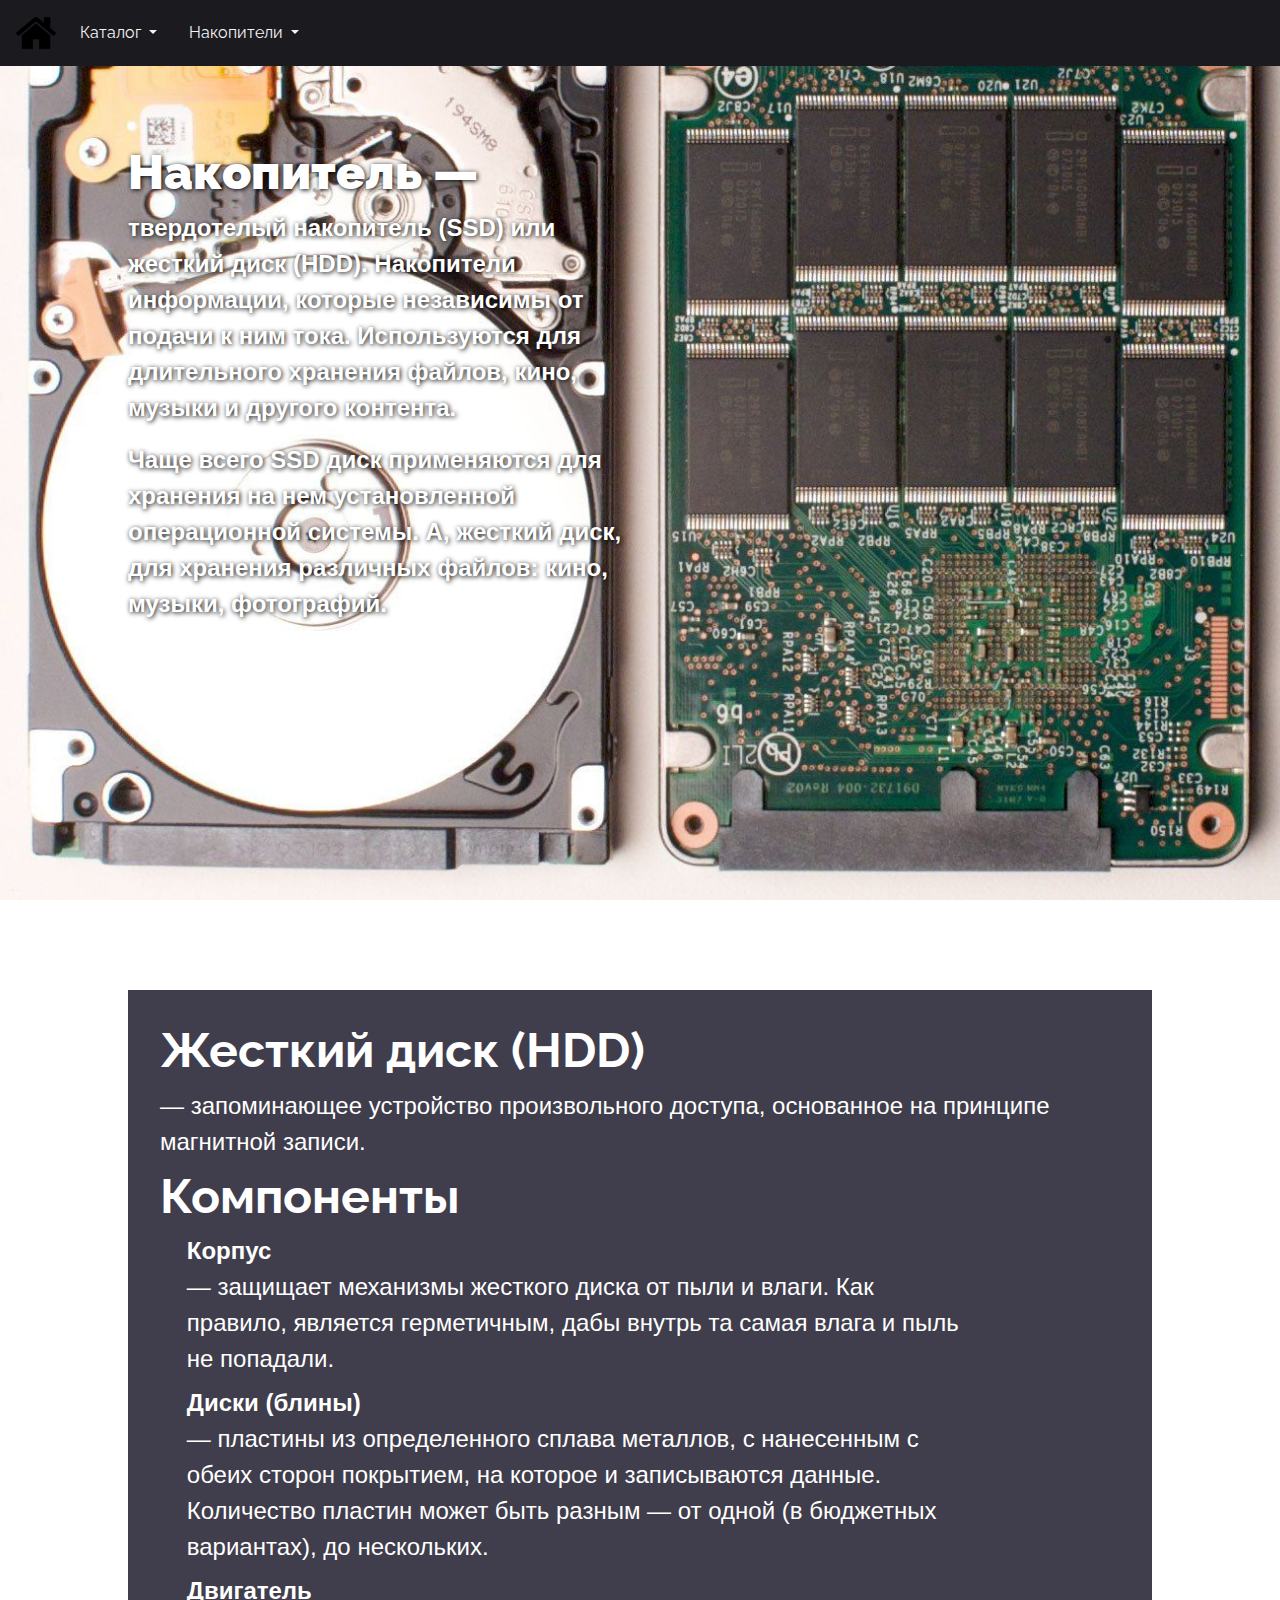
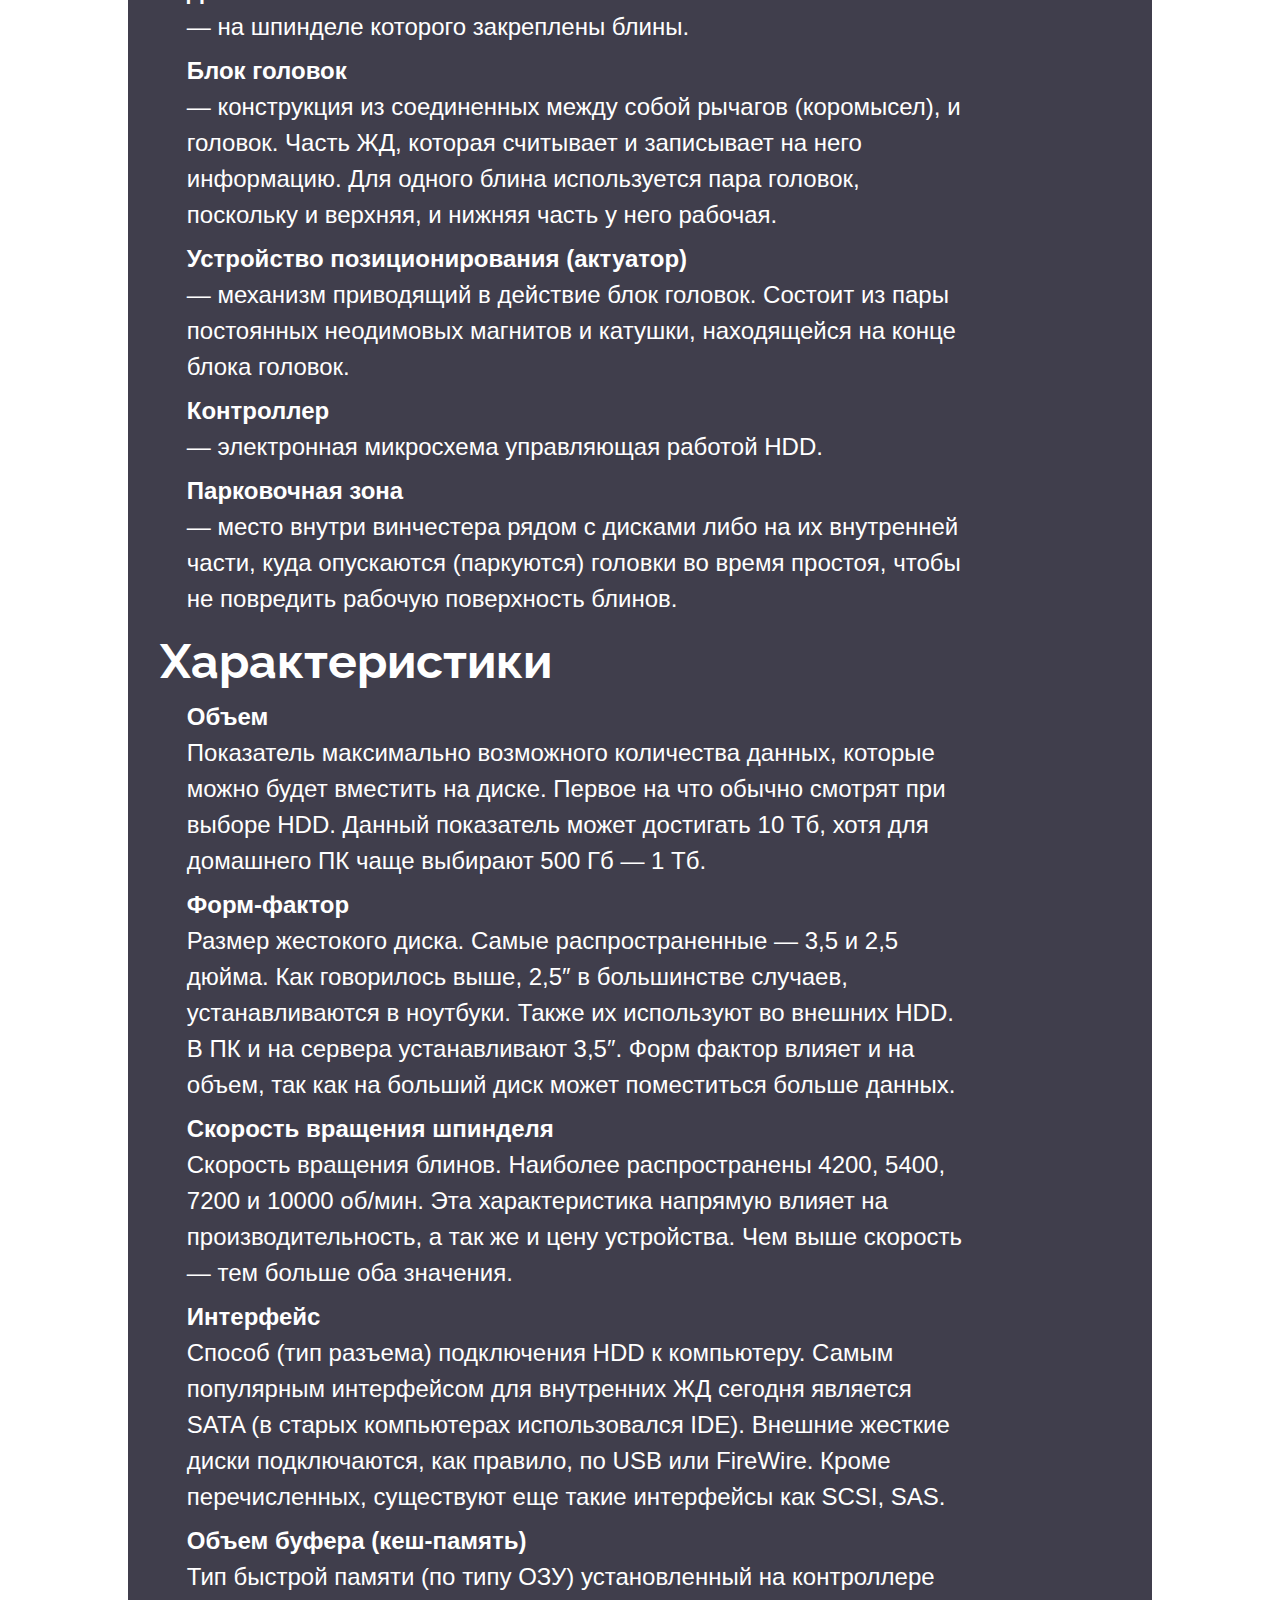
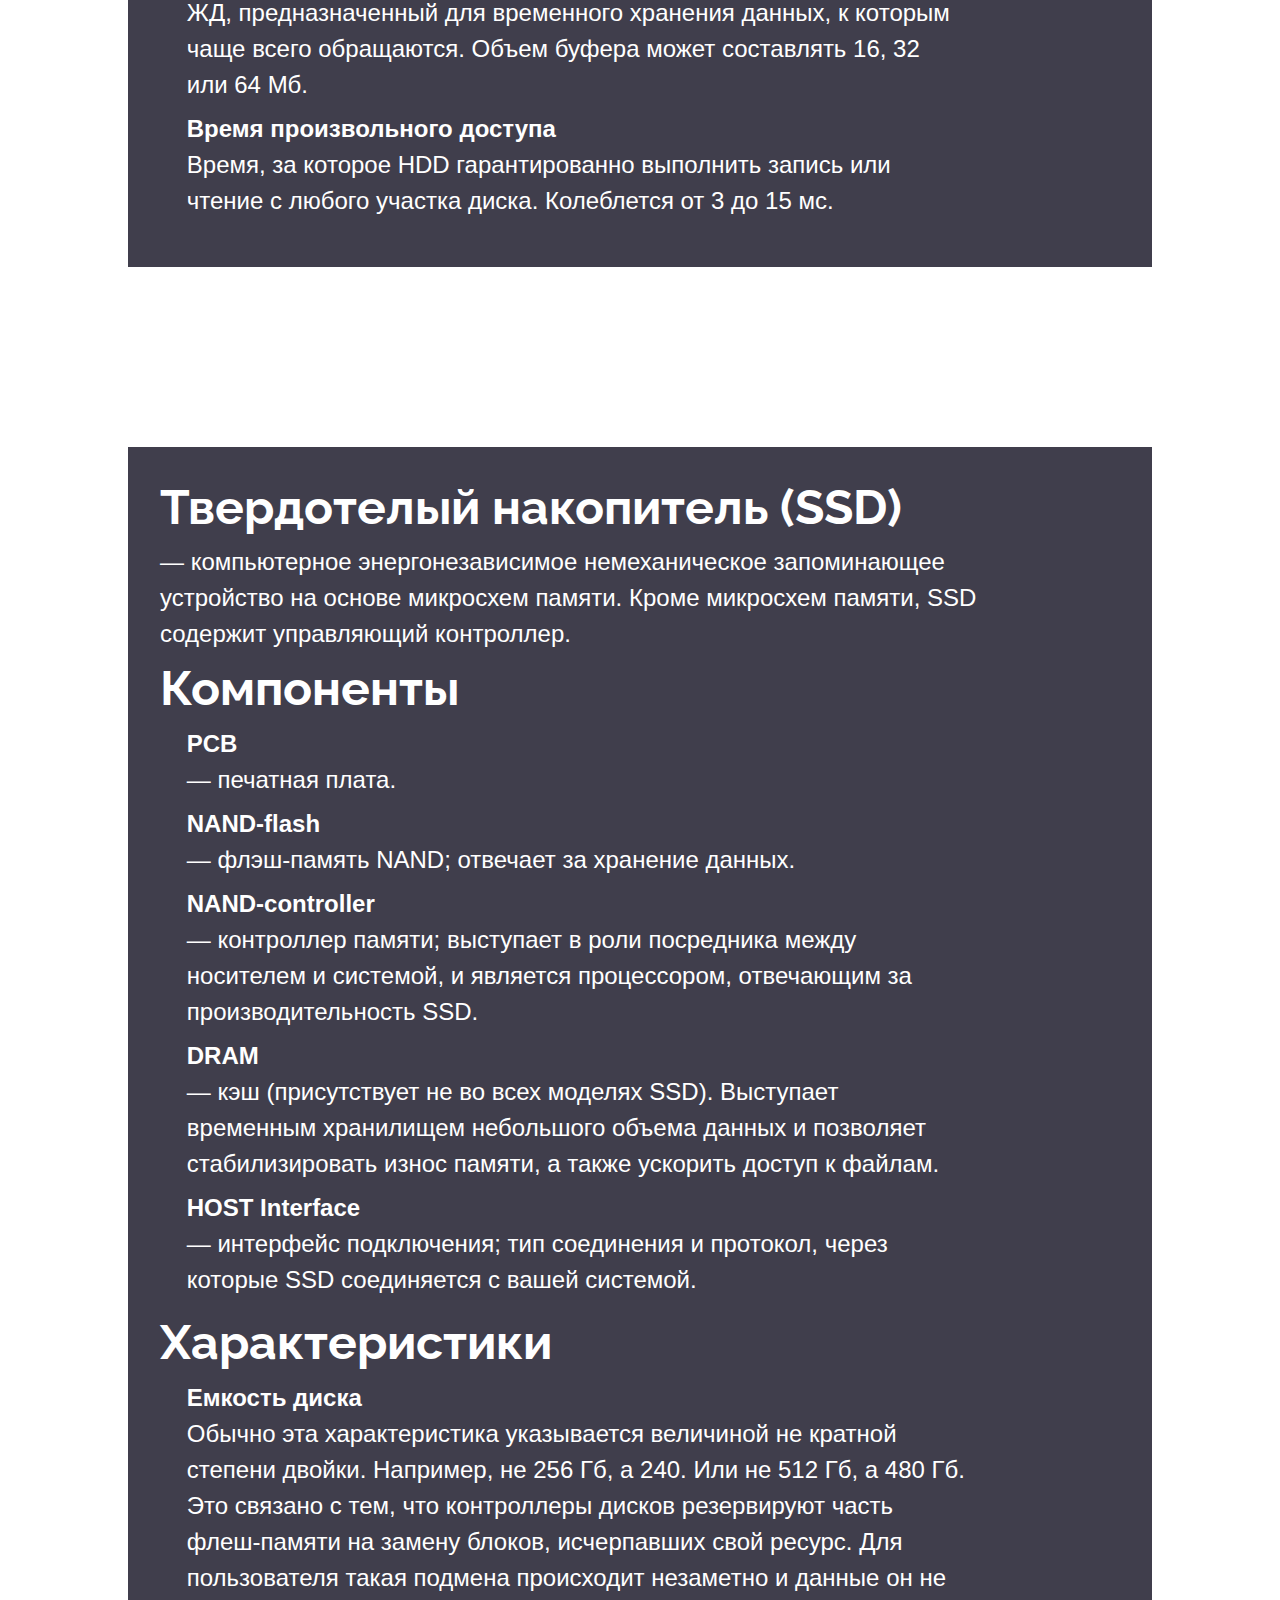
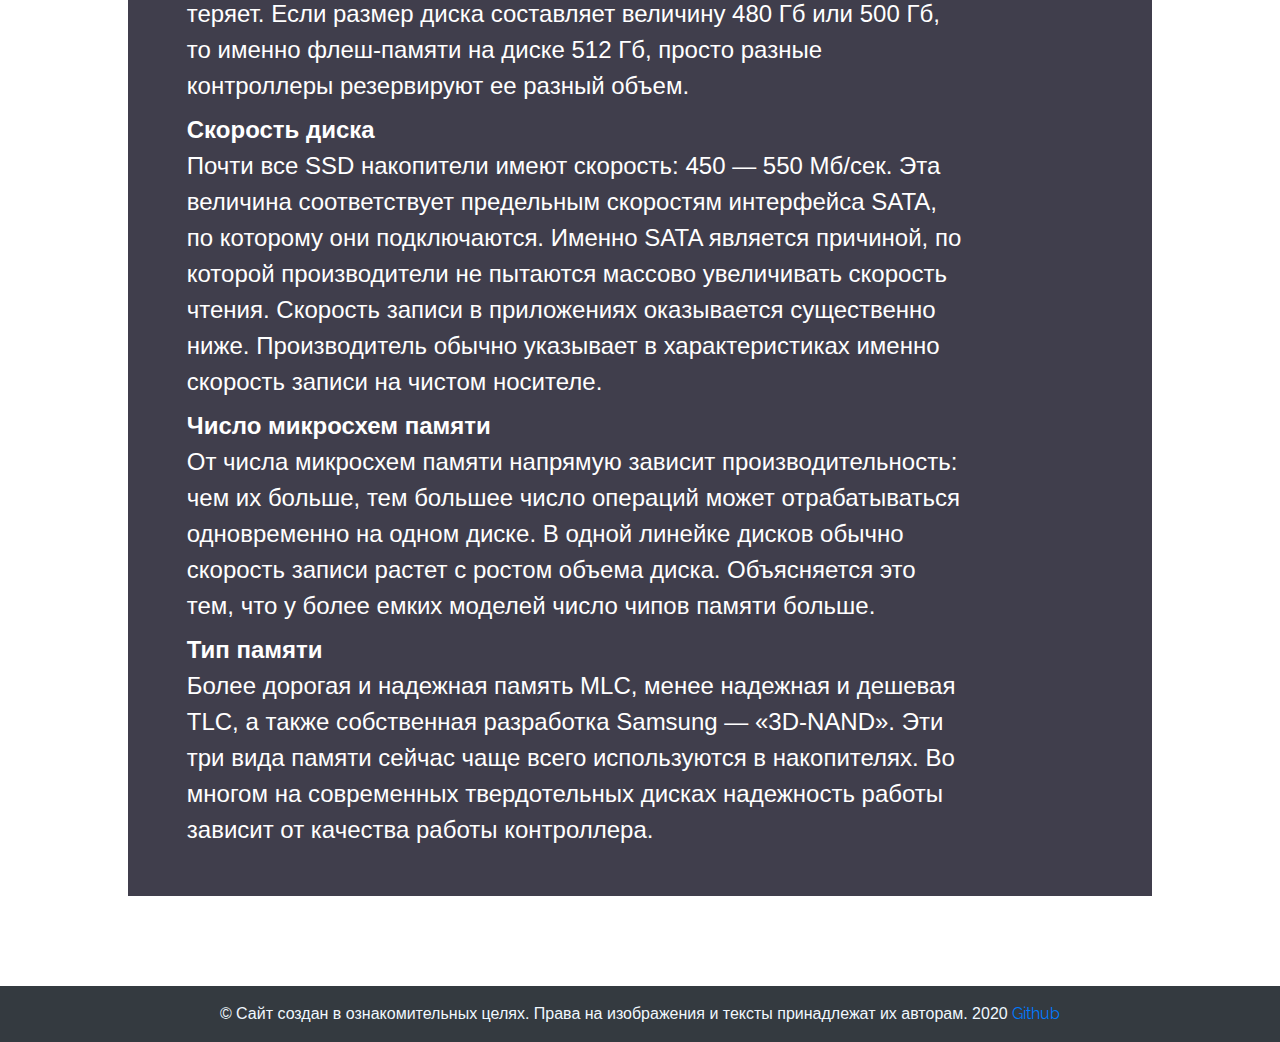
<file: storage.html>
<!doctype html>
<HTML>
    <head>
        <meta charset="UTF-8">
        <title>Накопитель</title>

        <meta name="viewport" content="width=device-width, initial-scale=1">
        <link rel="shortcut icon" href="./images/icons/hdd.ico" type="image/x-icon">

        <!-- Bootstrap -->
        <link rel="stylesheet" href="https://maxcdn.bootstrapcdn.com/bootstrap/4.0.0/css/bootstrap.min.css"
        integrity="sha384-Gn5384xqQ1aoWXA+058RXPxPg6fy4IWvTNh0E263XmFcJlSAwiGgFAW/dAiS6JXm" crossorigin="anonymous">

        <!-- Fonts -->
        <link href="https://fonts.googleapis.com/css2?family=Raleway:ital@0;1&display=swap" rel="stylesheet">

        <link rel="stylesheet" type="text/css" href="css/style.css">
    </head>
    <body>

        <!-- Navbar -->
        <nav class="navbar navbar-expand-lg fixed-top ">
            <a class="navbar-brand" href="index.html">
                <img src="./images/icons/home_page.ico" width="40px" height="40px" alt="Главная">
            </a>
            <button class="navbar-toggler" type="button" data-toggle="collapse" data-target="#navbarSupportedContent" aria-controls="navbarSupportedContent" aria-expanded="false" aria-label="Toggle navigation">
                <span class="navbar-toggler-icon"></span>
            </button>
            <div class="collapse navbar-collapse " id="navbarSupportedContent">
                <ul class="navbar-nav mr-auto">
                    <li class="nav-item dropdown">
                        <a class="nav-link dropdown-toggle" href="#" id="navbarDropdownMenuLink" data-toggle="dropdown" aria-haspopup="true" aria-expanded="false">
                            Каталог
                        </a>
                            <div class="dropdown-menu" aria-labelledby="navbarDropdownMenuLink">
                            <a class="dropdown-item" href="processor.html">Процессор</a>
                            <a class="dropdown-item" href="motherboard.html">Материнская плата</a>
                            <a class="dropdown-item" href="video_card.html">Видеокарта</a>
                            <a class="dropdown-item" href="ram.html">Оперативная память</a>
                            <a class="dropdown-item" data-value="top" href="#">Накопитель</a>
                            <a class="dropdown-item" href="power_supply.html">Блок питания</a>
                        </div>
                    </li>
                    <li class="nav-item dropdown">
                        <a class="nav-link dropdown-toggle" data-value="hdd" href="#" id="navbarDropdownMenuLink" data-toggle="dropdown" aria-haspopup="true" aria-expanded="false">
                            Накопители
                        </a>
                            <div class="dropdown-menu" aria-labelledby="navbarDropdownMenuLink">
                            <a class="dropdown-item" data-value="hdd" href="#">HDD</a>
                            <a class="dropdown-item" data-value="ssd" href="#">SSD</a>
                        </div>
                    </li>
                </ul>

            </div>
        </nav>

        <!-- Main text -->
        <header class="about" style="background-image: url('images/headerback_storage.jpg')">
            <a class="shift-correction" id="top"></a>
                <div class="description text-left">
                    <h1><font color="#fff", size="20px"><b>Накопитель — </b></font></h1>
                    <p>твердотелый накопитель (SSD) или жесткий диск (HDD). Накопители информации, которые независимы от подачи к ним тока.
                    Используются для длительного хранения файлов, кино, музыки и другого контента.</p>
                    <p>Чаще всего SSD диск применяются для хранения на нем установленной операционной системы.
                    А, жесткий диск, для хранения различных файлов: кино, музыки, фотографий.</p>
                </div>
        </header>

        <!-- HDD -->
        <header class="about" style="background-image: url('./images/background_hdd.jpg');">
            <a class="shift-correction" id="hdd"></a>
            <div class="buff"></div>
            <div class="description-about">
                <dl class="dl-horizontal">
                    <dt><h1><font size="20px">Жесткий диск (HDD)</font></h1></dt>
                    <dd style="padding-left: 0%;">— запоминающее устройство произвольного доступа, основанное на принципе магнитной записи.
                    </dd>

                    <dt><h1><font size="20px">Компоненты</font></h1></dt>
                    <dd>
                        <dl class="dl-horizontal">
                            <dt>Корпус</dt>
                            <dd style="padding-left: 0%;">— защищает механизмы жесткого диска от пыли и влаги. Как правило, является герметичным, дабы внутрь та самая влага и пыль не попадали.
                            </dd>

                            <dt>Диски (блины)</dt>
                            <dd style="padding-left: 0%;">— пластины из определенного сплава металлов, с нанесенным с обеих сторон покрытием, на которое и записываются данные.
                                Количество пластин может быть разным — от одной (в бюджетных вариантах), до нескольких.
                            </dd>

                            <dt>Двигатель</dt>
                            <dd style="padding-left: 0%;">— на шпинделе которого закреплены блины.
                            </dd>

                            <dt>Блок головок</dt>
                            <dd style="padding-left: 0%;">— конструкция из соединенных между собой рычагов (коромысел), и головок. Часть ЖД, которая считывает и записывает на него информацию.
                                Для одного блина используется пара головок, поскольку и верхняя, и нижняя часть у него рабочая.
                            </dd>

                            <dt>Устройство позиционирования (актуатор)</dt>
                            <dd style="padding-left: 0%;">— механизм приводящий в действие блок головок.
                                Состоит из пары постоянных неодимовых магнитов и катушки, находящейся на конце блока головок.
                            </dd>

                            <dt>Контроллер</dt>
                            <dd style="padding-left: 0%;">— электронная микросхема управляющая работой HDD.
                            </dd>

                            <dt>Парковочная зона</dt>
                            <dd style="padding-left: 0%;">— место внутри винчестера рядом с дисками либо на их внутренней части,
                                куда опускаются (паркуются) головки во время простоя, чтобы не повредить рабочую поверхность блинов.
                            </dd>
                        </dl>
                    </dd>

                    <dt><h1><font size="20px">Характеристики</font></h1></dt>
                    <dd>
                        <dl class="dl-horizontal">
                            <dt>Объем</dt>
                            <dd style="padding-left: 0%;">Показатель максимально возможного количества данных, которые можно будет вместить на диске.
                                Первое на что обычно смотрят при выборе HDD.
                                Данный показатель может достигать 10 Тб, хотя для домашнего ПК чаще выбирают 500 Гб — 1 Тб.
                            </dd>

                            <dt>Форм-фактор</dt>
                            <dd style="padding-left: 0%;">Размер жестокого диска. Самые распространенные — 3,5 и 2,5 дюйма.
                                Как говорилось выше, 2,5″ в большинстве случаев, устанавливаются в ноутбуки.
                                Также их используют во внешних HDD. В ПК и на сервера устанавливают 3,5″.
                                Форм фактор влияет и на объем, так как на больший диск может поместиться больше данных.
                            </dd>

                            <dt>Скорость вращения шпинделя</dt>
                            <dd style="padding-left: 0%;">Скорость вращения блинов.
                                Наиболее распространены 4200, 5400, 7200 и 10000 об/мин.
                                Эта характеристика напрямую влияет на производительность, а так же и цену устройства.
                                Чем выше скорость — тем больше оба значения.
                            </dd>

                            <dt>Интерфейс</dt>
                            <dd style="padding-left: 0%;">Способ (тип разъема) подключения HDD к компьютеру.
                                Самым популярным интерфейсом для внутренних ЖД сегодня является SATA (в старых компьютерах использовался IDE).
                                Внешние жесткие диски подключаются, как правило, по USB или FireWire.
                                Кроме перечисленных, существуют еще такие интерфейсы как SCSI, SAS.
                            </dd>

                            <dt>Объем буфера (кеш-память)</dt>
                            <dd style="padding-left: 0%;">Тип быстрой памяти (по типу ОЗУ) установленный на контроллере ЖД,
                                предназначенный для временного хранения данных, к которым чаще всего обращаются.
                                Объем буфера может составлять 16, 32 или 64 Мб.
                            </dd>

                            <dt>Время произвольного доступа</dt>
                            <dd style="padding-left: 0%;">Время, за которое HDD гарантированно выполнить запись или чтение с любого участка диска.
                                Колеблется от 3 до 15 мс.
                            </dd>
                        </dl>
                    </dd>
                </dl>
            </div>
            <div class="buff"></div>
        </header>

        <!-- SDD -->
        <header class="about" style="background-image: url('./images/background_ssd.jpg');">
            <a class="shift-correction" id="ssd"></a>
            <div class="buff"></div>
            <div class="description-about">
                <dl class="dl-horizontal">
                    <dt><h1><font size="20px">Твердотелый накопитель (SSD)</font></h1></dt>
                    <dd style="padding-left: 0%;">— компьютерное энергонезависимое немеханическое запоминающее устройство на основе микросхем памяти.
                        Кроме микросхем памяти, SSD содержит управляющий контроллер.
                    </dd>

                    <dt><h1><font size="20px">Компоненты</font></h1></dt>
                    <dd>
                        <dl class="dl-horizontal">
                            <dt>PCB</dt>
                            <dd style="padding-left: 0%;">— печатная плата.
                            </dd>

                            <dt>NAND-flash</dt>
                            <dd style="padding-left: 0%;">— флэш-память NAND; отвечает за хранение данных.
                            </dd>

                            <dt>NAND-controller</dt>
                            <dd style="padding-left: 0%;">— контроллер памяти; выступает в роли посредника между носителем и системой, и является процессором, отвечающим за производительность SSD.
                            </dd>

                            <dt>DRAM</dt>
                            <dd style="padding-left: 0%;">— кэш (присутствует не во всех моделях SSD). Выступает временным хранилищем небольшого объема данных и позволяет стабилизировать износ памяти, а также ускорить доступ к файлам.
                            </dd>

                            <dt>HOST Interface</dt>
                            <dd style="padding-left: 0%;">— интерфейс подключения; тип соединения и протокол, через которые SSD соединяется с вашей системой.
                            </dd>
                        </dl>
                    </dd>

                    <dt><h1><font size="20px">Характеристики</font></h1></dt>
                    <dd>
                        <dl class="dl-horizontal">
                            <dt>Емкость диска</dt>
                            <dd style="padding-left: 0%;">Обычно эта характеристика указывается величиной не кратной степени двойки.
                                Например, не 256 Гб, а 240. Или не 512 Гб, а 480 Гб.
                                Это связано с тем, что контроллеры дисков резервируют часть флеш-памяти на замену блоков, исчерпавших свой ресурс.
                                Для пользователя такая подмена происходит незаметно и данные он не теряет.
                                Если размер диска составляет величину 480 Гб или 500 Гб, то именно флеш-памяти на диске 512 Гб,
                                просто разные контроллеры резервируют ее разный объем.
                            </dd>

                            <dt>Скорость диска</dt>
                            <dd style="padding-left: 0%;">Почти все SSD накопители имеют скорость: 450 — 550 Мб/сек.
                                Эта величина соответствует предельным скоростям интерфейса SATA, по которому они подключаются.
                                Именно SATA является причиной, по которой производители не пытаются массово увеличивать скорость чтения.
                                Скорость записи в приложениях оказывается существенно ниже.
                                Производитель обычно указывает в характеристиках именно скорость записи на чистом носителе.
                            </dd>

                            <dt>Число микросхем памяти</dt>
                            <dd style="padding-left: 0%;">От числа микросхем памяти напрямую зависит производительность:
                                чем их больше, тем большее число операций может отрабатываться одновременно на одном диске.
                                В одной линейке дисков обычно скорость записи растет с ростом объема диска.
                                Объясняется это тем, что у более емких моделей число чипов памяти больше.
                            </dd>

                            <dt>Тип памяти</dt>
                            <dd style="padding-left: 0%;">Более дорогая и надежная память MLC, менее надежная и дешевая TLC, а также собственная разработка Samsung — «3D-NAND».
                                Эти три вида памяти сейчас чаще всего используются в накопителях.
                                Во многом на современных твердотельных дисках надежность работы зависит от качества работы контроллера.
                            </dd>
                        </dl>
                    </dd>
                </dl>
            </div>
            <div class="buff"></div>
        </header>

        <footer class="page-footer font-small bg-dark" id="sitefooter">
          <div class="footer-copyright text-center py-3" style="color: aliceblue;">© Сайт создан в ознакомительных целях.
            Права на изображения и тексты принадлежат их авторам. 2020
            <a href="https://github.com/daweedchb/front-courser/tree/gh-pages"> Github</a>
          </div>
        </footer>

        <a href="#" class="scrollup">Наверх</a>

        <script src="https://code.jquery.com/jquery-3.3.1.slim.min.js" integrity="sha384-q8i/X+965DzO0rT7abK41JStQIAqVgRVzpbzo5smXKp4YfRvH+8abtTE1Pi6jizo" crossorigin="anonymous"></script>
        <script src="https://cdnjs.cloudflare.com/ajax/libs/popper.js/1.14.7/umd/popper.min.js" integrity="sha384-UO2eT0CpHqdSJQ6hJty5KVphtPhzWj9WO1clHTMGa3JDZwrnQq4sF86dIHNDz0W1" crossorigin="anonymous"></script>
        <script src="https://stackpath.bootstrapcdn.com/bootstrap/4.3.1/js/bootstrap.min.js" integrity="sha384-JjSmVgyd0p3pXB1rRibZUAYoIIy6OrQ6VrjIEaFf/nJGzIxFDsf4x0xIM+B07jRM" crossorigin="anonymous"></script>
        <script src="https://widget.rss.app/v1/carousel.js" type="text/javascript" async></script>
        <script src="https://ajax.googleapis.com/ajax/libs/jquery/1.7.1/jquery.min.js"></script>
        <script src='js/script.js' type="text/javascript"></script>
        <script src='js/scrollup_script.js' type="text/javascript"></script>
        <script src='js/scroll.js' type="text/javascript"></script>
    </body>
</HTML>
</file>
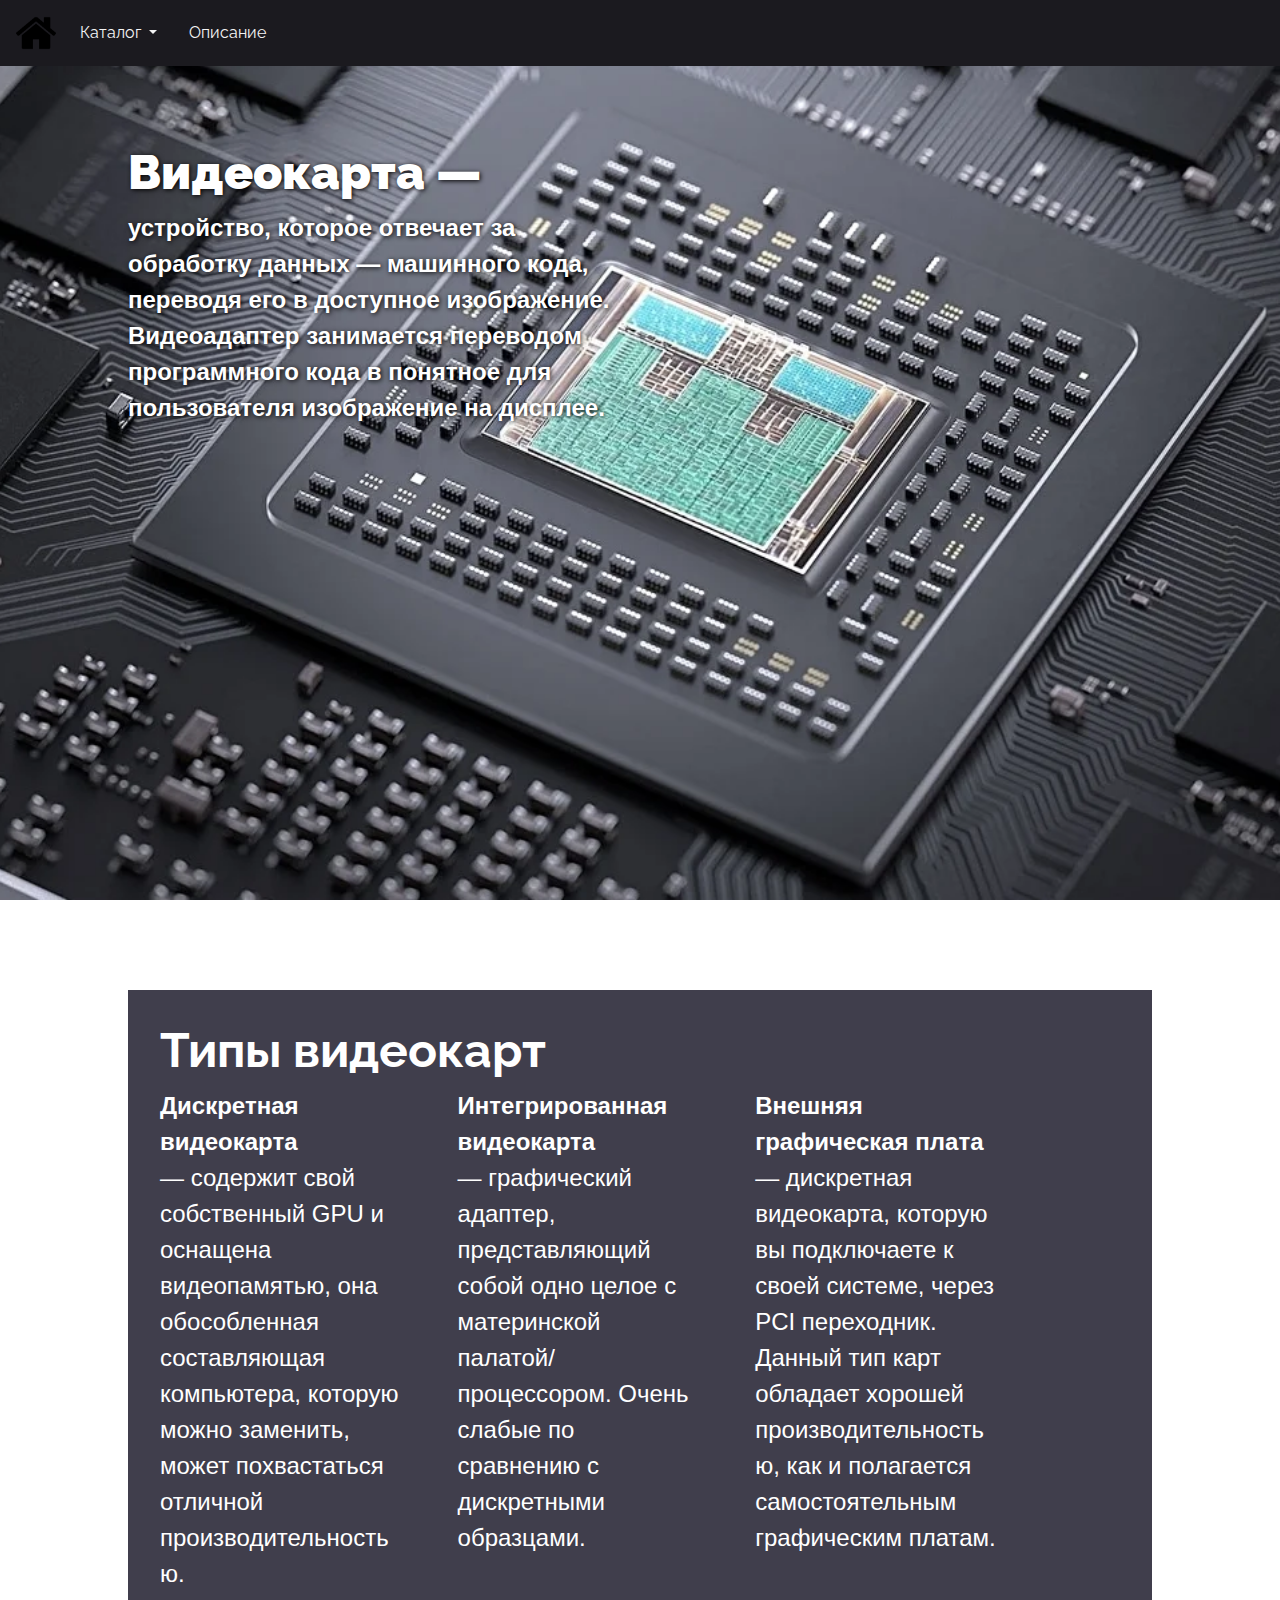
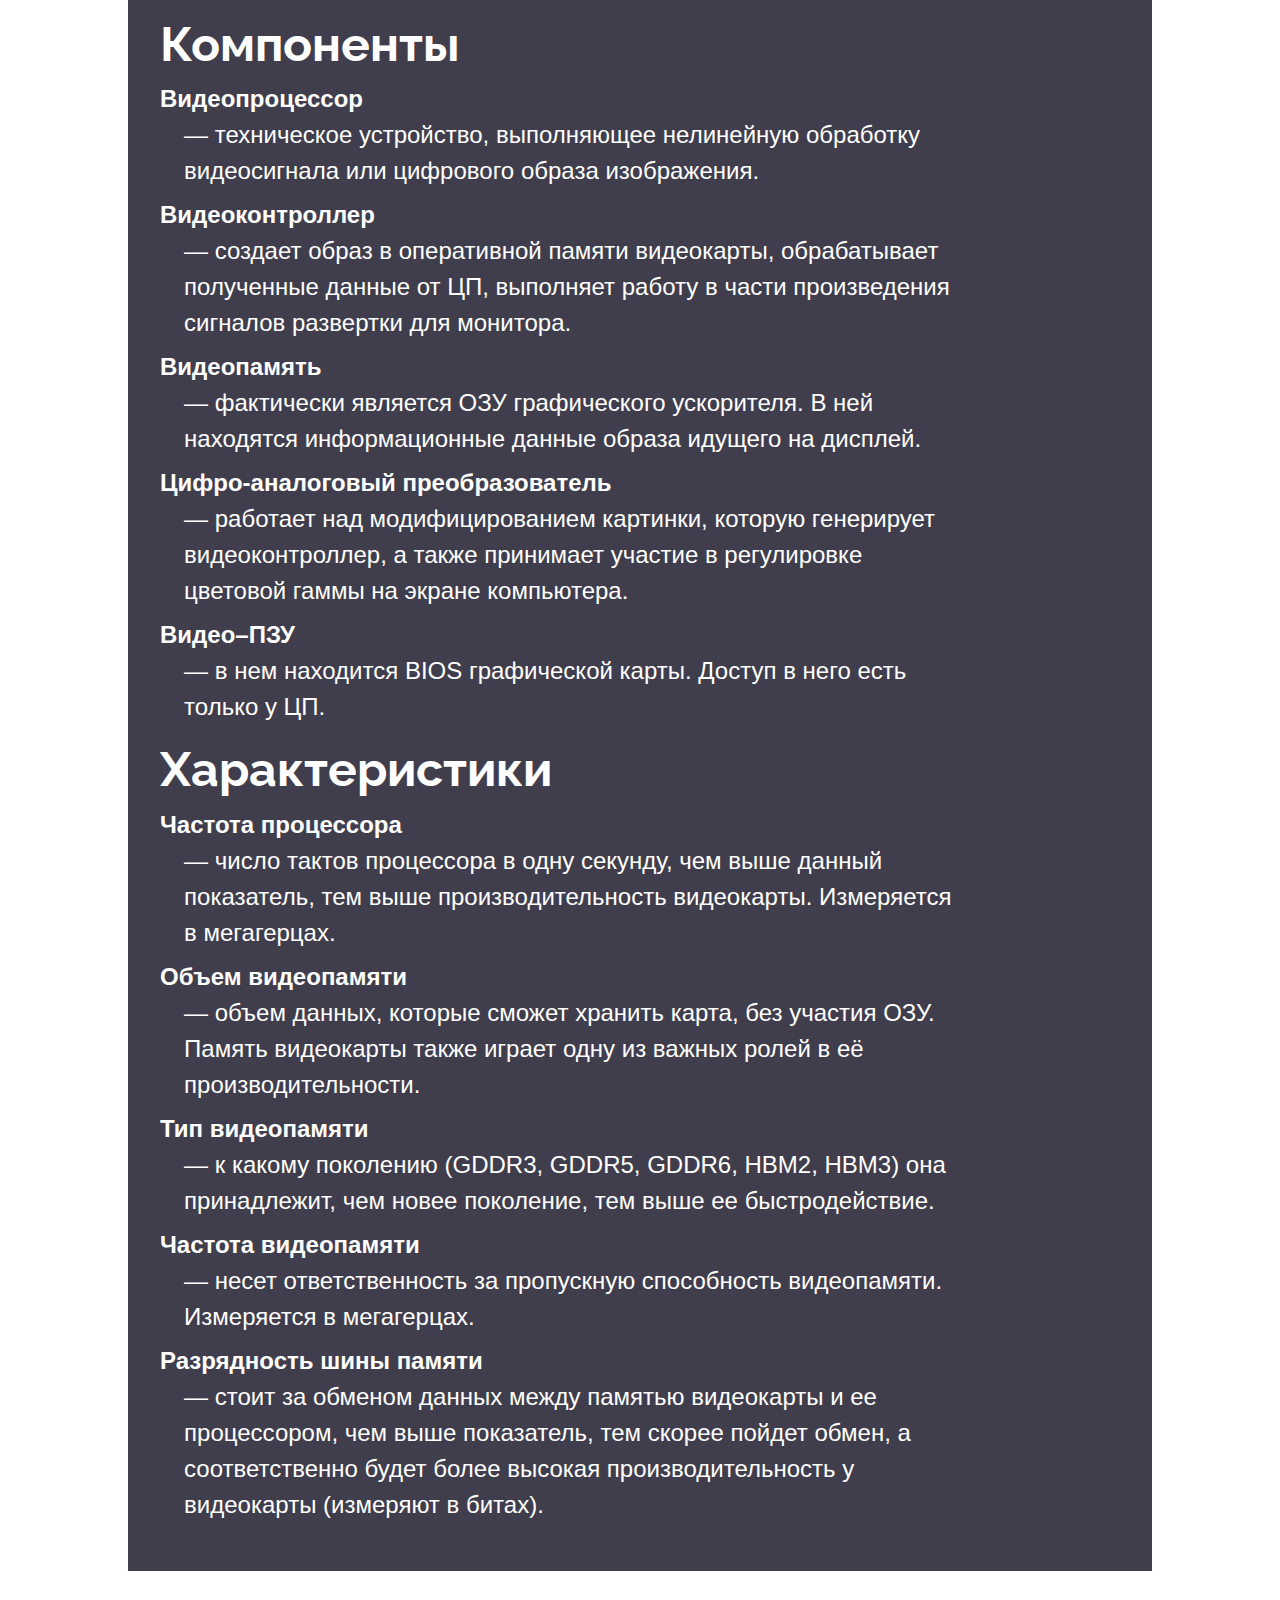
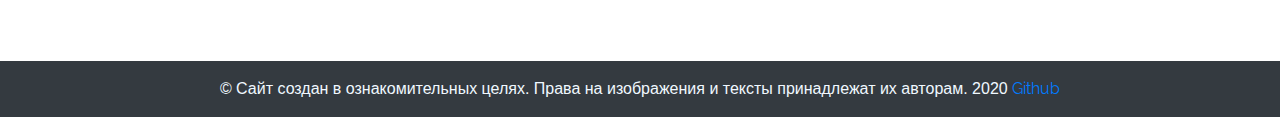
<file: video_card.html>
<!doctype html>
<HTML>
    <head>
        <meta charset="UTF-8">
        <title>Видеокарта</title>

        <meta name="viewport" content="width=device-width, initial-scale=1">
        <link rel="shortcut icon" href="./images/icons/gpu.ico" type="image/x-icon">

        <!-- Bootstrap -->
        <link rel="stylesheet" href="https://maxcdn.bootstrapcdn.com/bootstrap/4.0.0/css/bootstrap.min.css"
        integrity="sha384-Gn5384xqQ1aoWXA+058RXPxPg6fy4IWvTNh0E263XmFcJlSAwiGgFAW/dAiS6JXm" crossorigin="anonymous">

        <!-- Fonts -->
        <link href="https://fonts.googleapis.com/css2?family=Raleway:ital@0;1&display=swap" rel="stylesheet">

        <link rel="stylesheet" type="text/css" href="css/style.css">
    </head>
    <body>

        <!-- Navbar -->
        <nav class="navbar navbar-expand-lg fixed-top ">
            <a class="navbar-brand" href="index.html">
                <img src="./images/icons/home_page.ico" width="40px" height="40px" alt="Главная">
            </a>
            <button class="navbar-toggler" type="button" data-toggle="collapse" data-target="#navbarSupportedContent" aria-controls="navbarSupportedContent" aria-expanded="false" aria-label="Toggle navigation">
                <span class="navbar-toggler-icon"></span>
            </button>
            <div class="collapse navbar-collapse " id="navbarSupportedContent">
                <ul class="navbar-nav mr-auto">
                    <li class="nav-item dropdown">
                        <a class="nav-link dropdown-toggle" href="#" id="navbarDropdownMenuLink" data-toggle="dropdown" aria-haspopup="true" aria-expanded="false">
                            Каталог
                        </a>
                            <div class="dropdown-menu" aria-labelledby="navbarDropdownMenuLink">
                            <a class="dropdown-item" href="processor.html">Процессор</a>
                            <a class="dropdown-item" href="motherboard.html">Материнская плата</a>
                            <a class="dropdown-item" data-value="top" href="#">Видеокарта</a>
                            <a class="dropdown-item" href="ram.html">Оперативная память</a>
                            <a class="dropdown-item" href="storage.html">Накопитель</a>
                            <a class="dropdown-item" href="power_supply.html">Блок питания</a>
                        </div>
                    </li>
                    <li class="nav-item">
                        <a class="nav-link" data-value="about" href="#">Описание</a>
                    </li>
                </ul>

            </div>
        </nav>

        <!-- Main text -->
        <header class="about" style="background-image: url('./images/headerback_gpu.jpg')">
            <a class="shift-correction" id="top"></a>
                <div class="description text-left">
                    <h1><font color="#fff", size="20px"><b>Видеокарта — </b></font></h1>
                    <p>устройство, которое отвечает за обработку данных — машинного кода, переводя его в доступное изображение.
                    Видеоадаптер занимается переводом программного кода в понятное для пользователя изображение на дисплее.</p>
                </div>
        </header>

        <!-- Main conten -->
        <header class="about" style="background-image: url('./images/background_gpu.jpg');">
            <a class="shift-correction" id="about"></a>
            <div class="buff"></div>
            <div class="description-about">
                <dl class="dl-horizontal">
                    <dt><h1><font size="20px">Типы видеокарт</font></h1></dt>
                    <dd class="row justify-content-md-center" style="padding-left: 0%;">
                        <div class="col">
                            <dl class="dl-horizontal">
                                <dt>Дискретная видеокарта</dt>
                                <dd style="padding-left: 0%;">— содержит свой собственный GPU и оснащена видеопамятью,
                                    она обособленная составляющая компьютера, которую можно заменить,
                                    может похвастаться отличной производительностью.
                                </dd>
                            </dl>
                        </div>
                        <div class="col">
                            <dl class="dl-horizontal">
                                <dt>Интегрированная видеокарта </dt>
                                <dd style="padding-left: 0%;">— графический адаптер, представляющий собой одно целое с материнской палатой/процессором.
                                    Очень слабые по сравнению с дискретными образцами.
                                </dd>
                            </dl>
                        </div>
                        <div class="col">
                            <dl class="dl-horizontal">
                                <dt>Внешняя графическая плата</dt>
                                <dd style="padding-left: 0%;">— дискретная видеокарта, которую вы подключаете к своей системе, через PCI переходник.
                                    Данный тип карт обладает хорошей производительностью, как и полагается самостоятельным графическим платам.
                                </dd>
                            </dl>
                        </div>
                    </dd>

                    <dt><h1><font size="20px">Компоненты</font></h1></dt>
                    <dd style="padding-left: 0%;">
                        <dl class="dl-horizontal">
                            <dt>Видеопроцессор</dt>
                            <dd>— техническое устройство, выполняющее нелинейную обработку видеосигнала или цифрового образа изображения.
                            </dd>

                            <dt>Видеоконтроллер</dt>
                            <dd>— создает образ в оперативной памяти видеокарты,
                                обрабатывает полученные данные от ЦП,
                                выполняет работу в части произведения сигналов развертки для монитора.
                            </dd>

                            <dt>Видеопамять</dt>
                            <dd>— фактически является ОЗУ графического ускорителя.
                                В ней находятся информационные данные образа идущего на дисплей.
                            </dd>

                            <dt>Цифро-аналоговый преобразователь</dt>
                            <dd>— работает над модифицированием картинки, которую генерирует видеоконтроллер,
                                а также принимает участие в регулировке цветовой гаммы на экране компьютера.
                            </dd>

                            <dt>Видео–ПЗУ</dt>
                            <dd>— в нем находится BIOS графической карты. Доступ в него есть только у ЦП.
                            </dd>
                        </dl>
                    </dd>

                    <dt><h1><font size="20px">Характеристики</font></h1></dt>
                    <dd style="padding-left: 0%;">
                        <dl class="dl-horizontal">
                            <dt>Частота процессора</dt>
                            <dd>— число тактов процессора в одну секунду, чем выше данный показатель,
                                тем выше производительность видеокарты. Измеряется в мегагерцах.
                            </dd>

                            <dt>Объем видеопамяти</dt>
                            <dd>— объем данных, которые сможет хранить карта, без участия ОЗУ.
                                Память видеокарты также играет одну из важных ролей в её производительности.
                            </dd>

                            <dt>Тип видеопамяти</dt>
                            <dd>— к какому поколению (GDDR3, GDDR5, GDDR6, HBM2, HBM3) она принадлежит,
                                чем новее поколение, тем выше ее быстродействие.
                            </dd>

                            <dt>Частота видеопамяти</dt>
                            <dd>— несет ответственность за пропускную способность видеопамяти.
                                Измеряется в мегагерцах.
                            </dd>

                            <dt>Разрядность шины памяти</dt>
                            <dd>— стоит за обменом данных между памятью видеокарты и ее процессором,
                                чем выше показатель, тем скорее пойдет обмен,
                                а соответственно будет более высокая производительность у видеокарты (измеряют в битах).
                            </dd>
                        </dl>
                    </dd>
                </dl>
            </div>
            <div class="buff"></div>
        </header>

        <footer class="page-footer font-small bg-dark" id="sitefooter">
          <div class="footer-copyright text-center py-3" style="color: aliceblue;">© Сайт создан в ознакомительных целях.
            Права на изображения и тексты принадлежат их авторам. 2020
            <a href="https://github.com/daweedchb/front-courser/tree/gh-pages"> Github</a>
          </div>
        </footer>

        <a href="#" class="scrollup">Наверх</a>

        <script src="https://code.jquery.com/jquery-3.3.1.slim.min.js" integrity="sha384-q8i/X+965DzO0rT7abK41JStQIAqVgRVzpbzo5smXKp4YfRvH+8abtTE1Pi6jizo" crossorigin="anonymous"></script>
        <script src="https://cdnjs.cloudflare.com/ajax/libs/popper.js/1.14.7/umd/popper.min.js" integrity="sha384-UO2eT0CpHqdSJQ6hJty5KVphtPhzWj9WO1clHTMGa3JDZwrnQq4sF86dIHNDz0W1" crossorigin="anonymous"></script>
        <script src="https://stackpath.bootstrapcdn.com/bootstrap/4.3.1/js/bootstrap.min.js" integrity="sha384-JjSmVgyd0p3pXB1rRibZUAYoIIy6OrQ6VrjIEaFf/nJGzIxFDsf4x0xIM+B07jRM" crossorigin="anonymous"></script>
        <script src="https://widget.rss.app/v1/carousel.js" type="text/javascript" async></script>
        <script src="https://ajax.googleapis.com/ajax/libs/jquery/1.7.1/jquery.min.js"></script>
        <script src='js/script.js' type="text/javascript"></script>
        <script src='js/scrollup_script.js' type="text/javascript"></script>
        <script src='js/scroll.js' type="text/javascript"></script>
    </body>
</HTML>
</file>
<file: css/style.css>
.navbar{
    background:#1b1a1f;
}
.nav-link , .navbar-brand{
    color: #f4f4f4;
    cursor: pointer;
}
.nav-link{
    margin-right: 1em !important;
}
.nav-link:hover{
    background: #1b1a1f;
    color: #948d87;
}
.navbar-collapse{
    justify-content: flex-start;
}
.navbar-toggler{
    background:#fff !important;
}
.navbar-brand:hover{
    color: #948d87;
}
.dropdown-menu{
    background: #1b1a1f;
}
.dropdown-item{
    color: #f4f4f4;
}
.dropdown:hover .dropdown-menu{
    margin-top: 0;
    display: block;
}
.dropdown-item:hover{
    background: #1b1a1f;
    color: #948d87;
}
.description-main-page{
    margin-left: 10%;
    margin-right: 20%;
    min-width: 80%;
    min-height: 65vh;
    position: relative;
    background: #f1f1f1d0;
    padding-top: 2em;
    padding-left: 2em;
    padding-bottom: 2em;
    overflow-wrap:break-word;
}
.description-about{
    margin-left: 10%;
    margin-right: 20%;
    min-width: 80%;
    position: relative;
    top: 20%;
    background: #151224d0;
    padding-top: 2em;
    padding-left: 2em;
    padding-bottom: 2em;
    overflow-wrap:break-word;
    min-height: 100vh;
}
.description-main-page p{
    color:#666;
    font-size: 25px;
    width: 100%;
    line-height: 1.5;
}
.description{
    position: relative;
    padding-top: 16vh;
    padding-left: 10%;
    max-width: 60%;
    padding-bottom: 3%;
    text-shadow: 1px 1px 5px #000;
}
.description p{
    color: #fff;
    font-size: 25px;
    width: 100%;
    line-height: 1.5;
    font-weight: bold;
}
.hardware{
    background-attachment: fixed;
    background-size: cover;
    background-position: center;
    min-height: 100vh;
}
.hardware h1{
    color: #fff;
    position: relative;
    padding-left: 12%;
    padding-right: 2vw;
    padding-top: 2%;
    max-width: 90vw;
}
.hardware div{
    position: relative;
    left: 5%;
    max-width: 90%;
}
.hardware .card{
    margin-top: 10vh;
    min-width: 5vw;
    max-width: 35vw;
    text-align: center;
}
@media(max-width:575px){
    .hardware .card{
        max-width: 90vw;
    }
    .description{
        max-width: 90%;
    }
}
.about{
    background-attachment: fixed;
    background-size: cover;
    background-position: center;
    min-height: 100vh;
}
.about h1{
    color: #fff;
    position: relative;
    max-width: fit-content;
    font-weight: bold;
}
.about h2{
    color: #fff;
    position: relative;
    max-width: fit-content;
    font-weight: bold;
}
.about p{
    color: #fff;
    font-size: 24px;
    max-width: 80%;
    line-height: 1.5;
}
.about .row{
    max-width: 100%;
}
.about li{
    color: #fff;
    font-size: 24px;
    max-width: 80%;
    line-height: 1.5;
}
.about dl{
    color: #fff;
    font-size: 24px;
    max-width: 90%;
    line-height: 1.5;
}
.about dd{
    padding-left: 3%;
}
.buff{
    height: 10vh;
}
.shift-correction{
    display: block;
    position: relative;
    top: -50px;
    visibility: hidden;
}
.scrollup{
    width:50px;
    height:50px;
    opacity:0.3;
    position:fixed;
    bottom:50px;
    right:100px;
    display:none;
    text-indent:-9999px;
    background: url('../images/scrollup.jpg') no-repeat;
}
html,h1,h2,h3,h4,h5,h6,a{
    font-family: 'Raleway', sans-serif;
    overflow-wrap:break-word;
}
</file>
